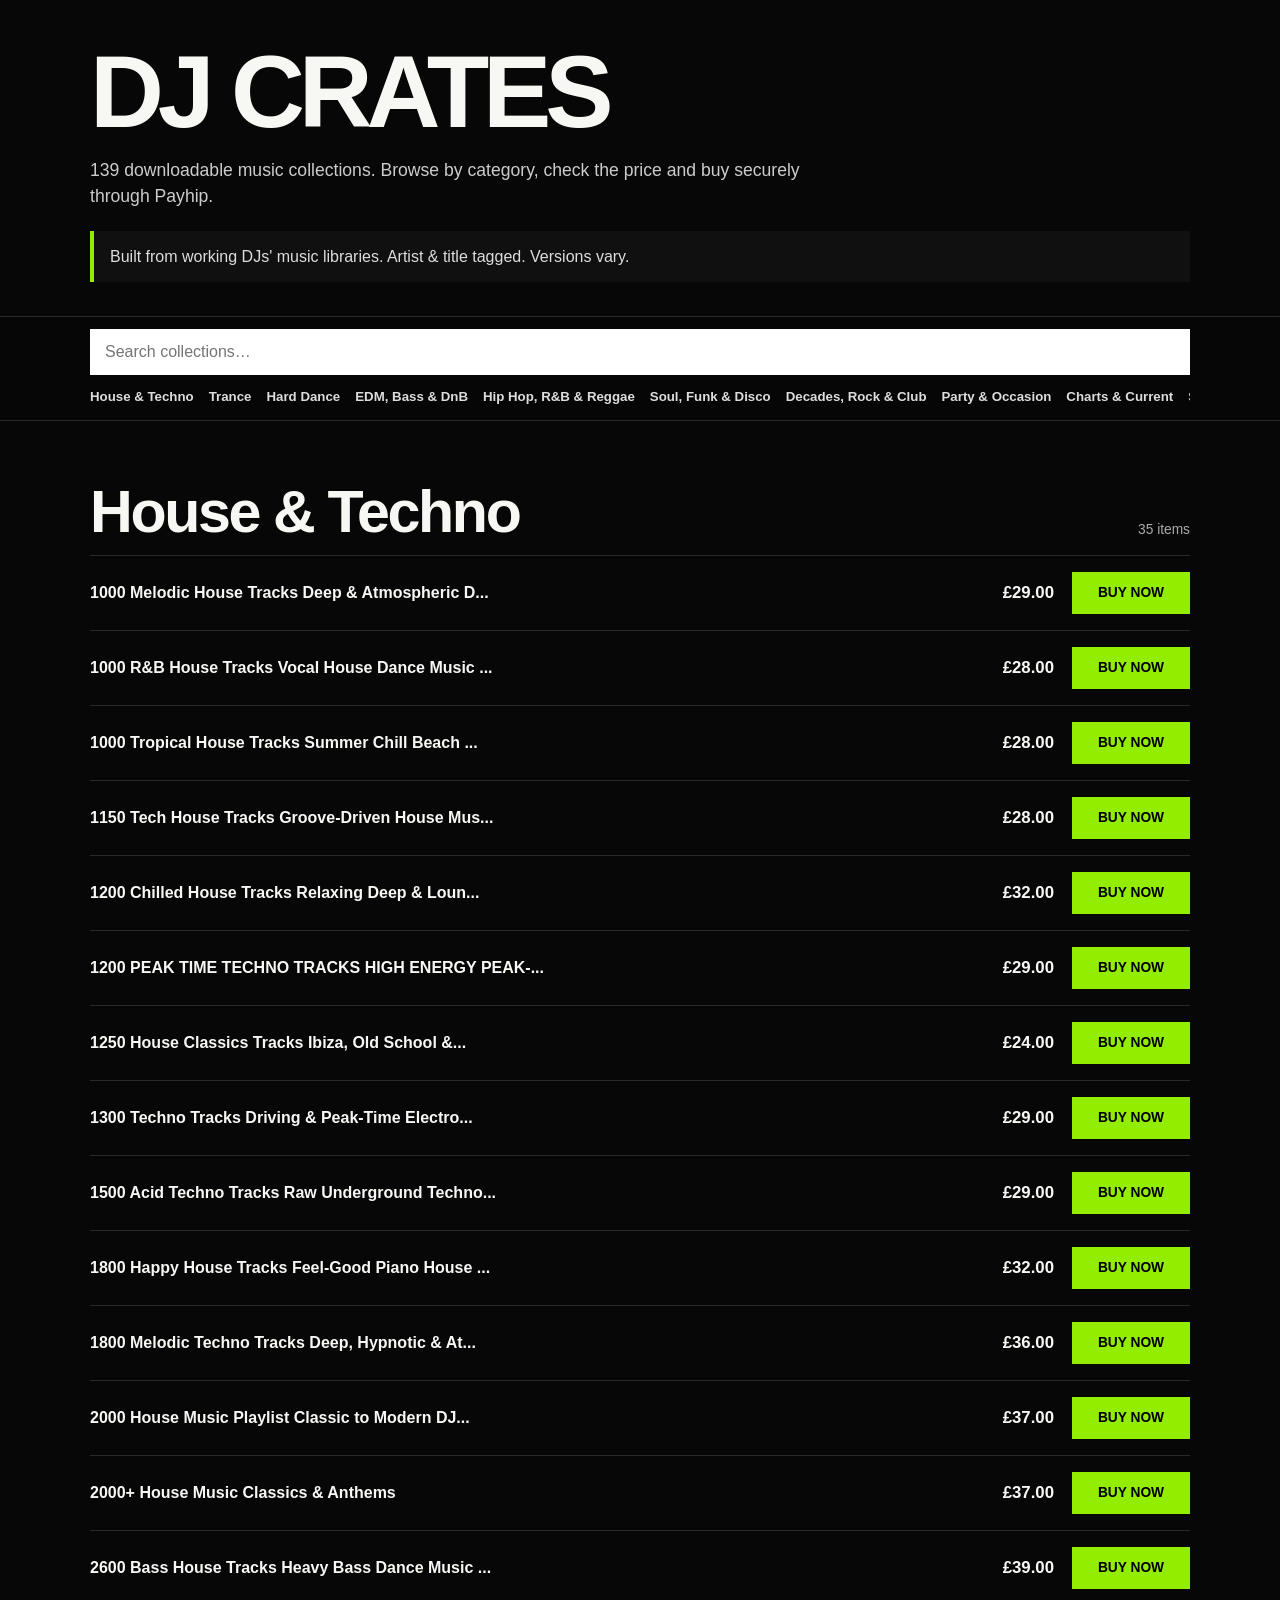
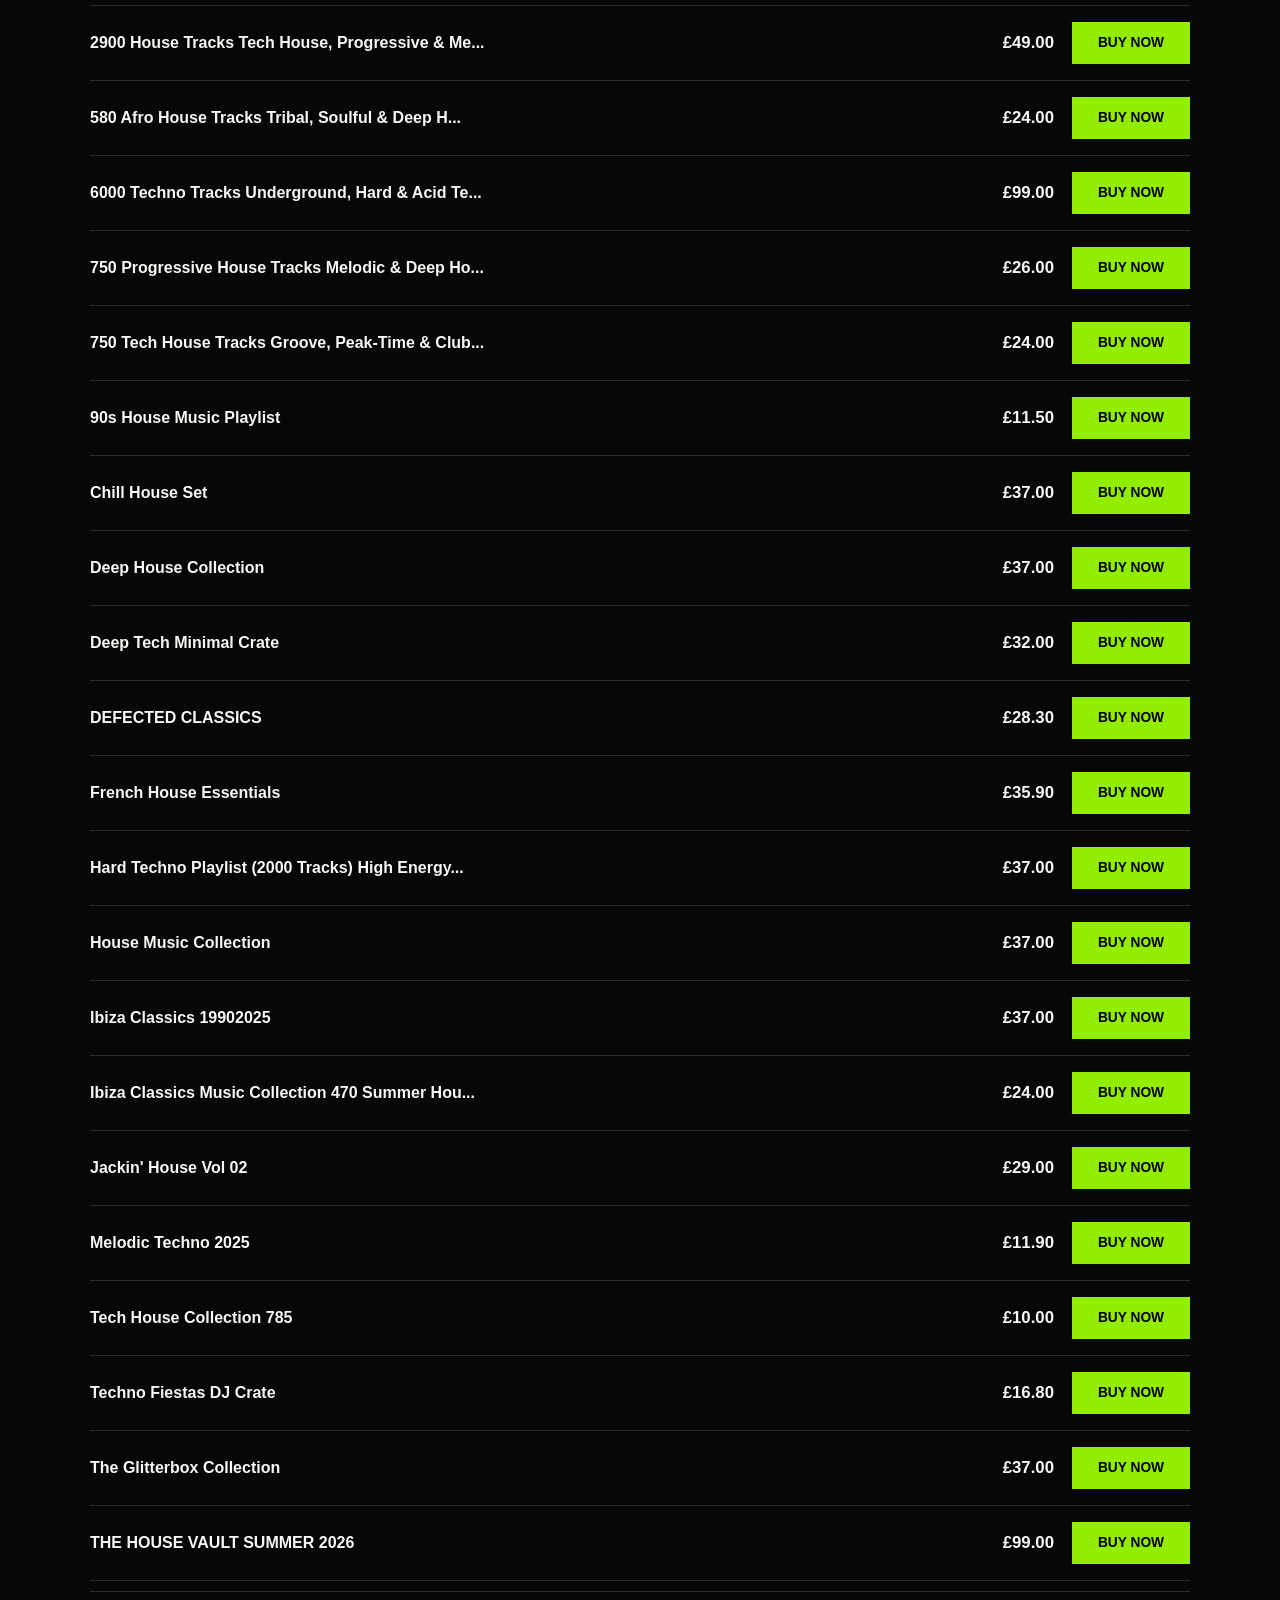
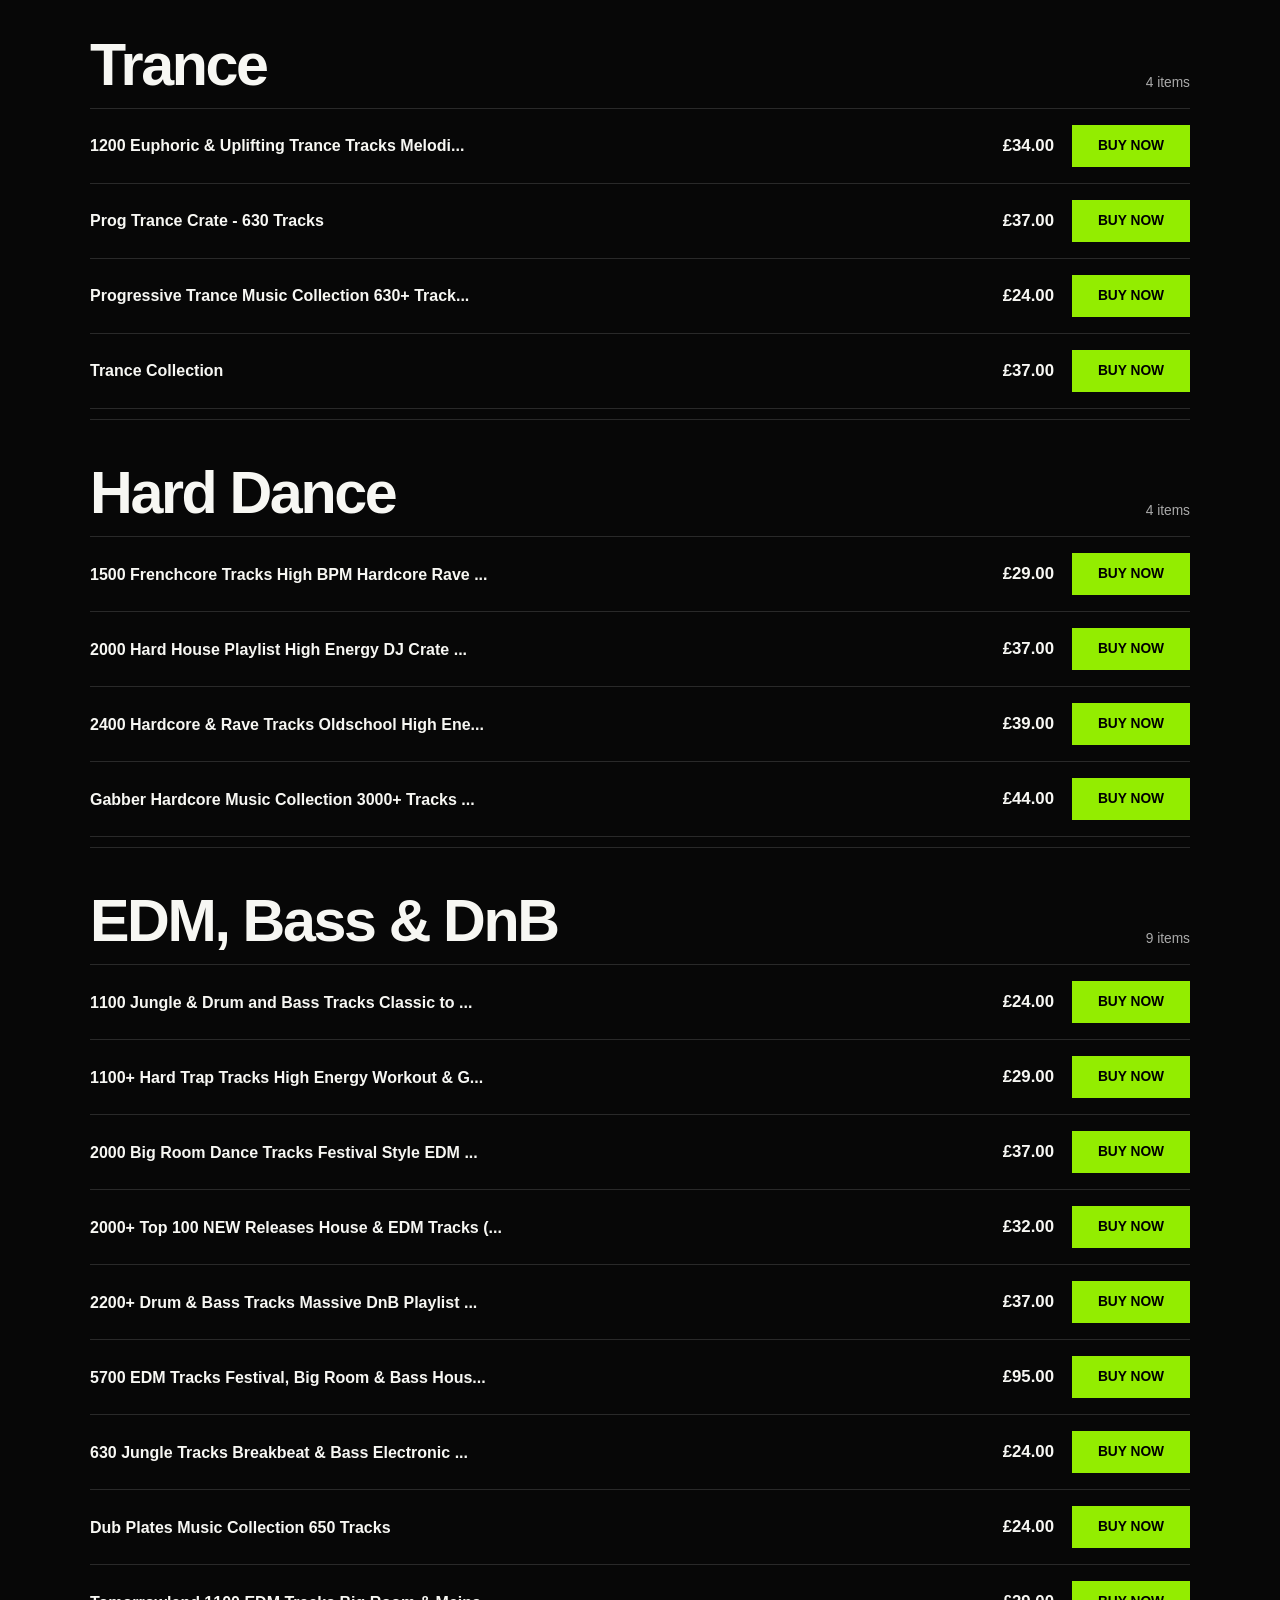
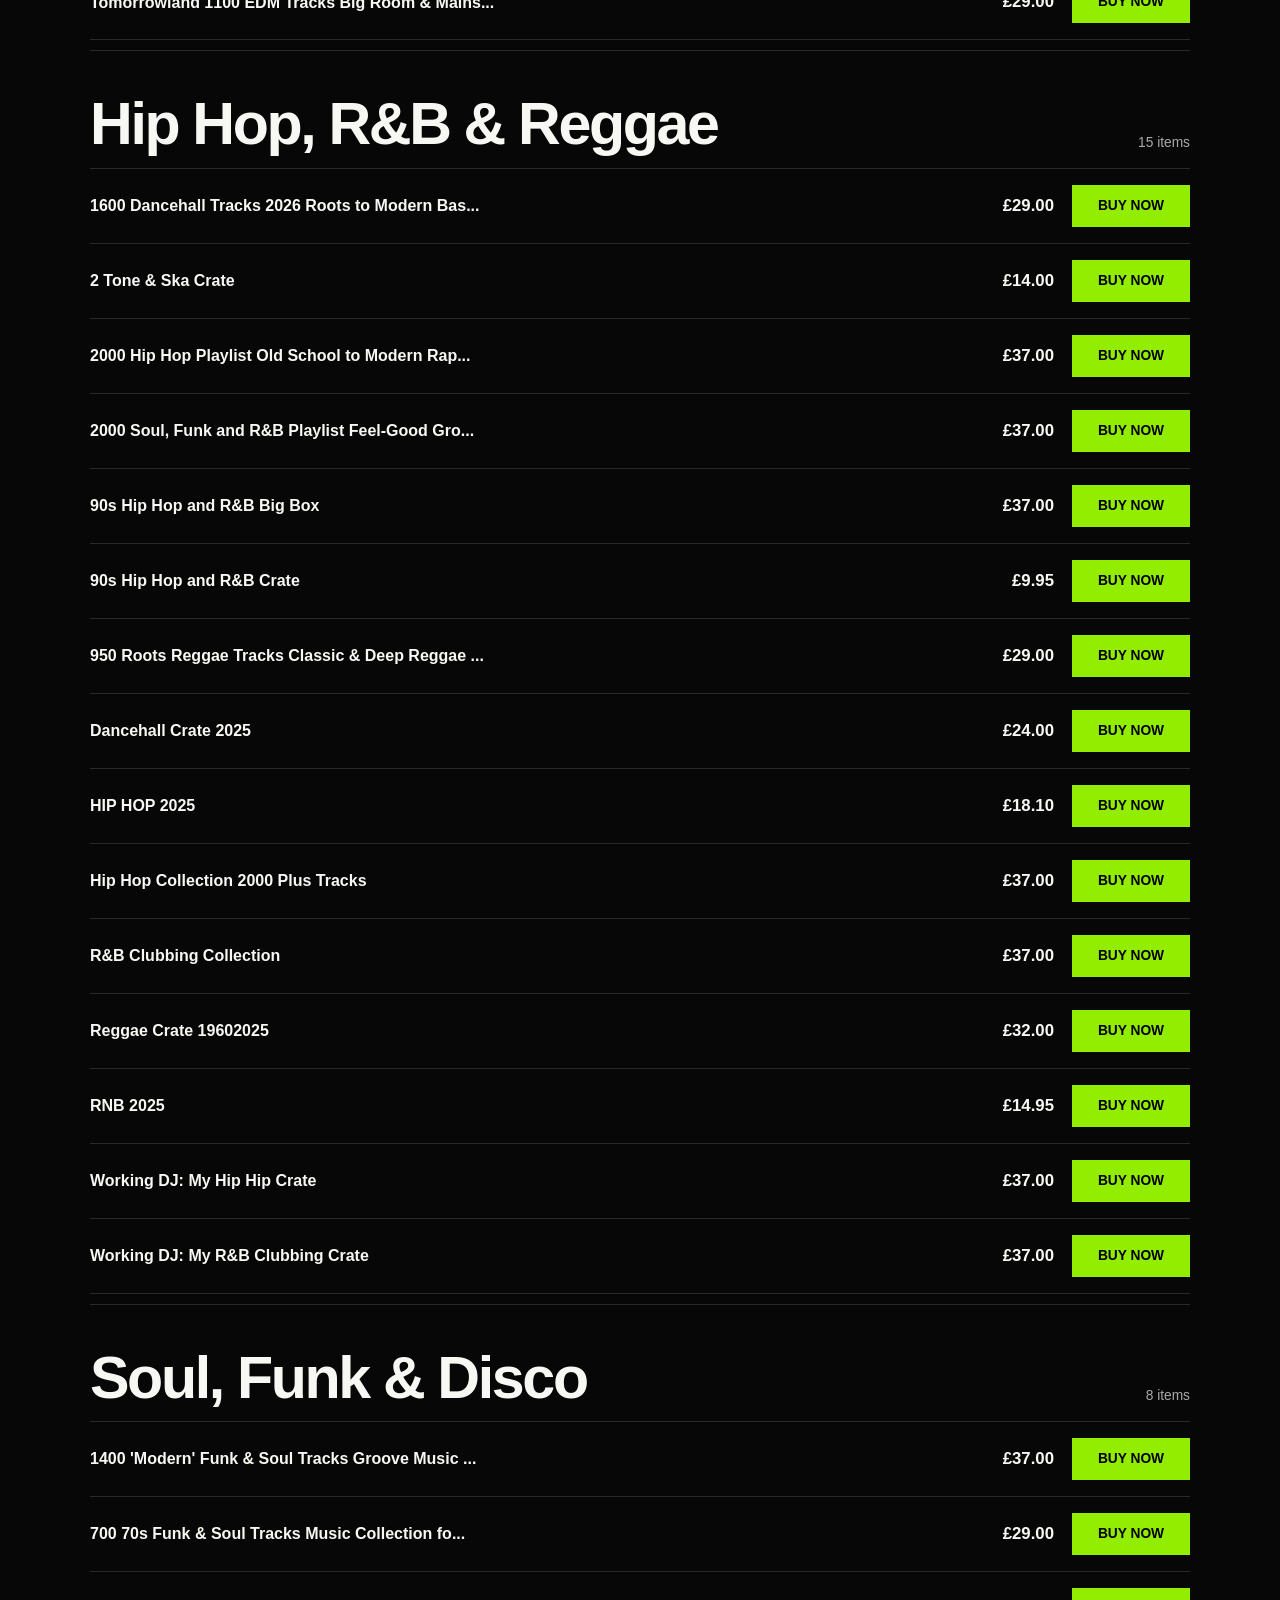
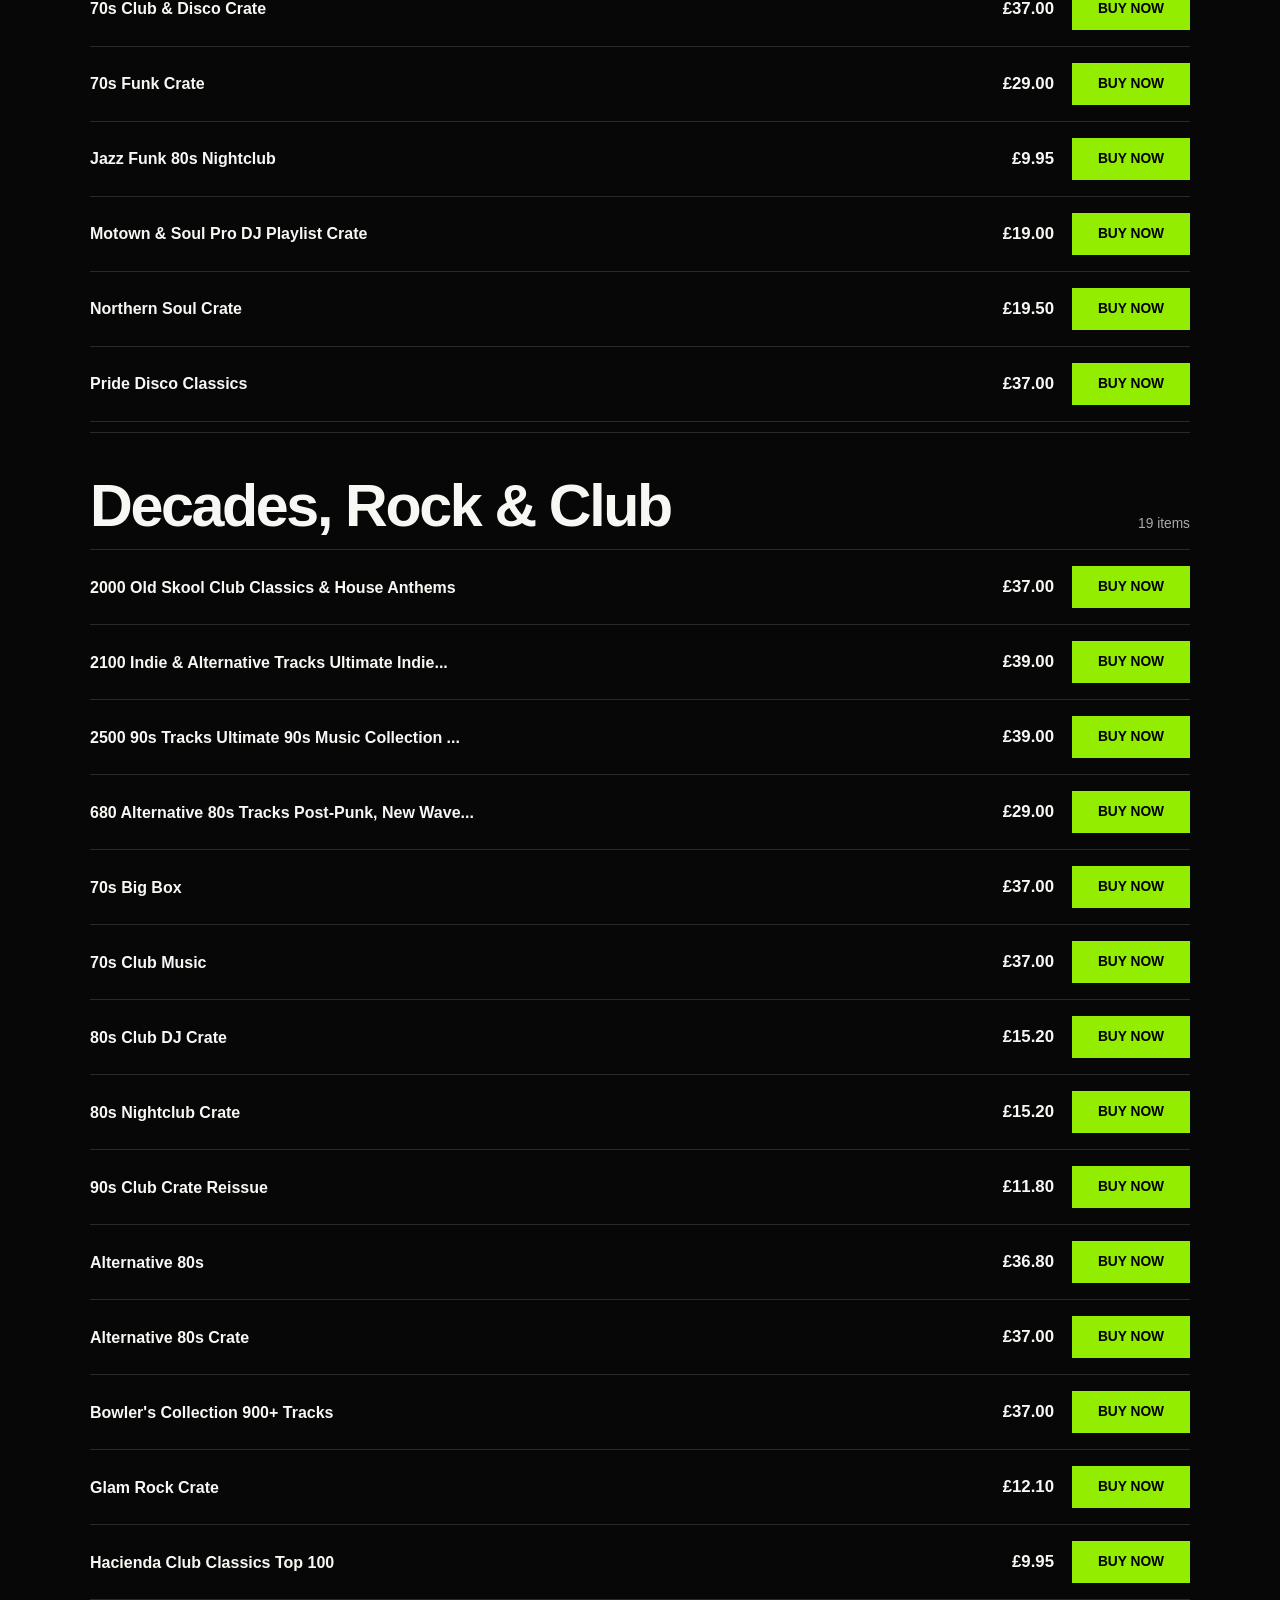
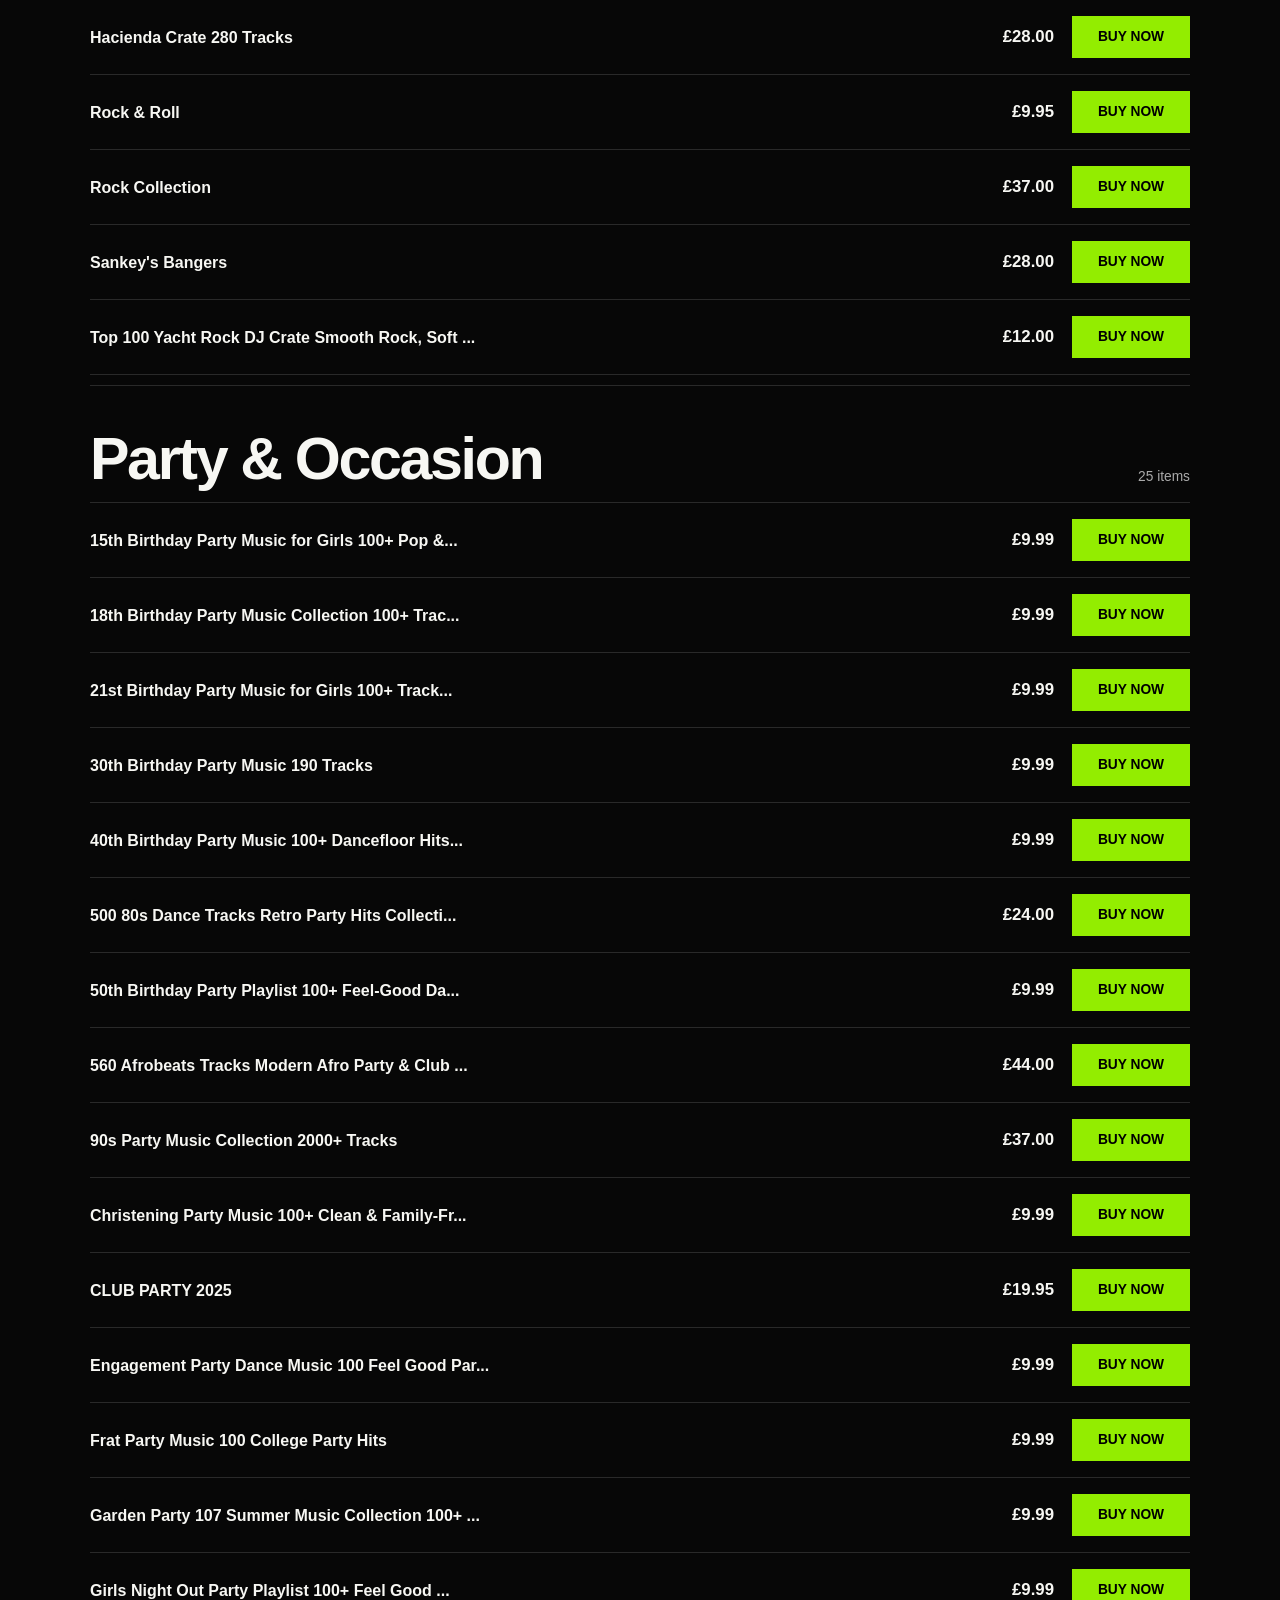
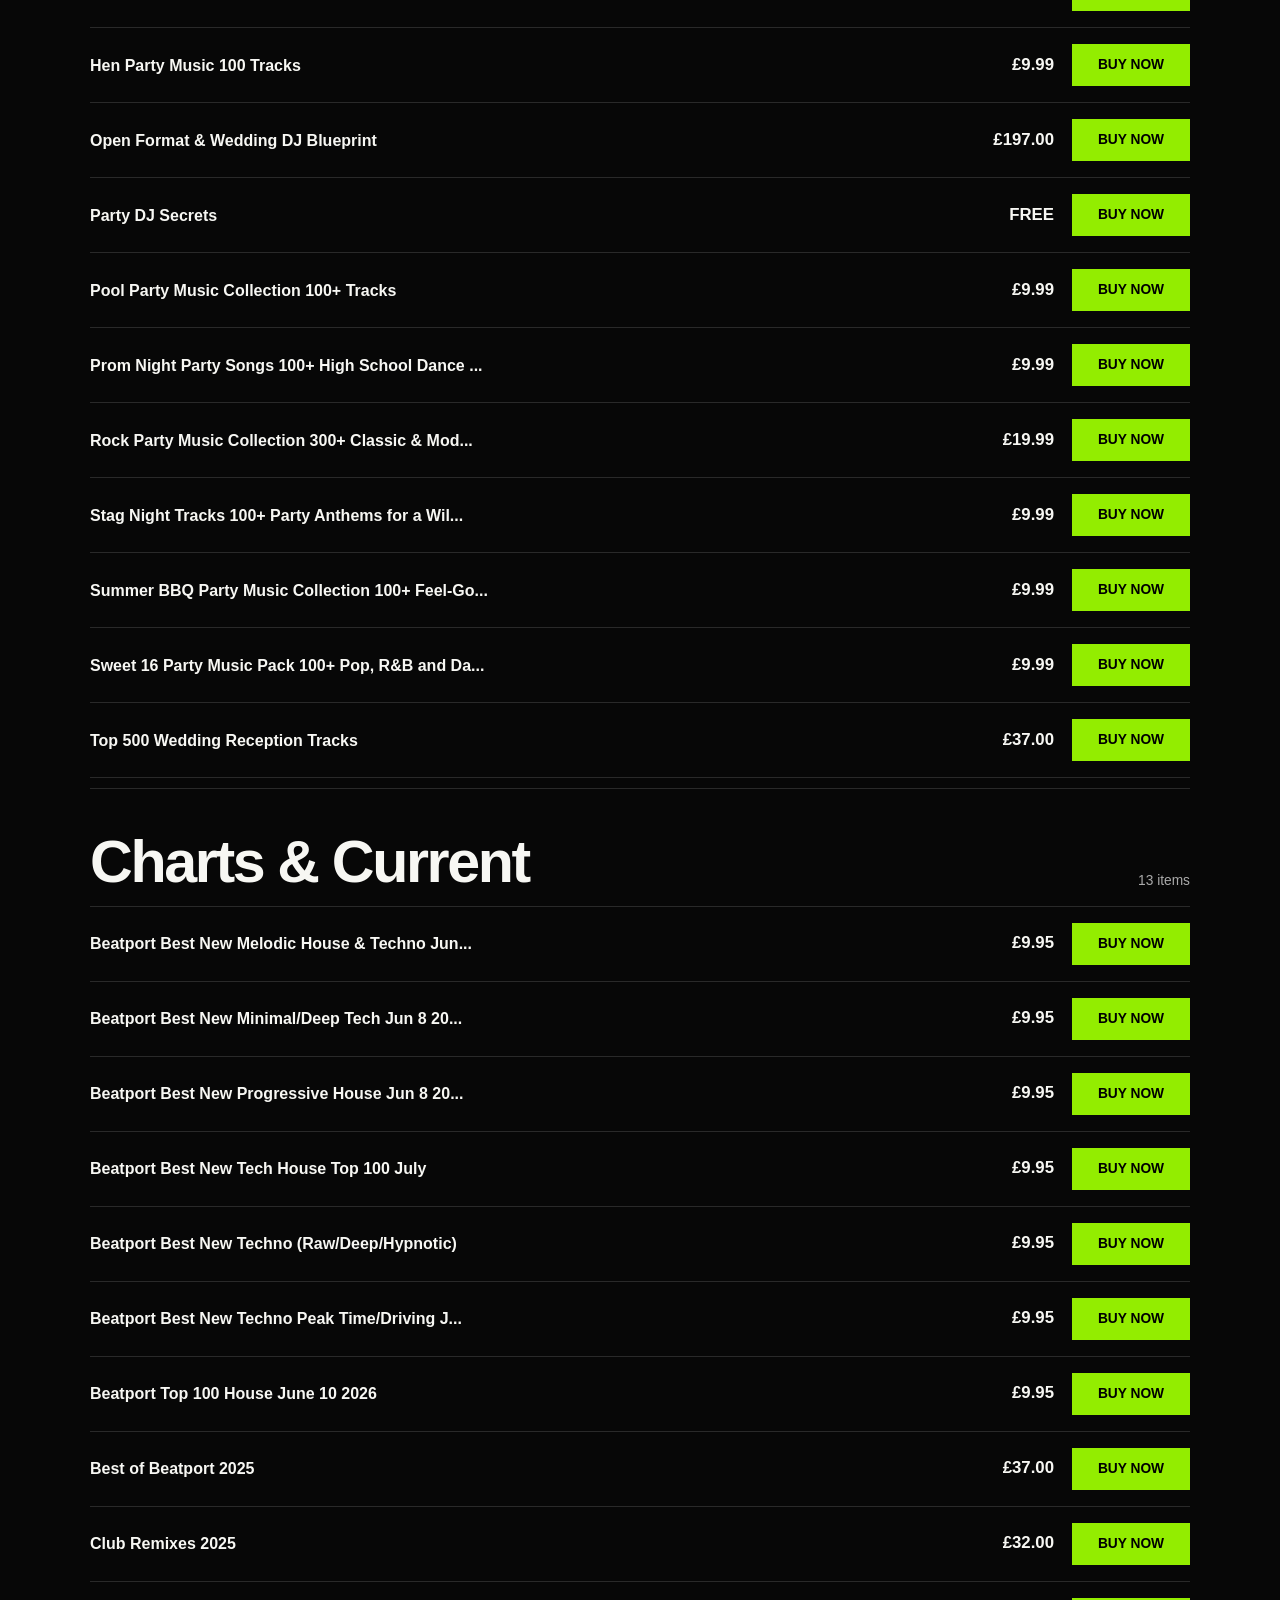
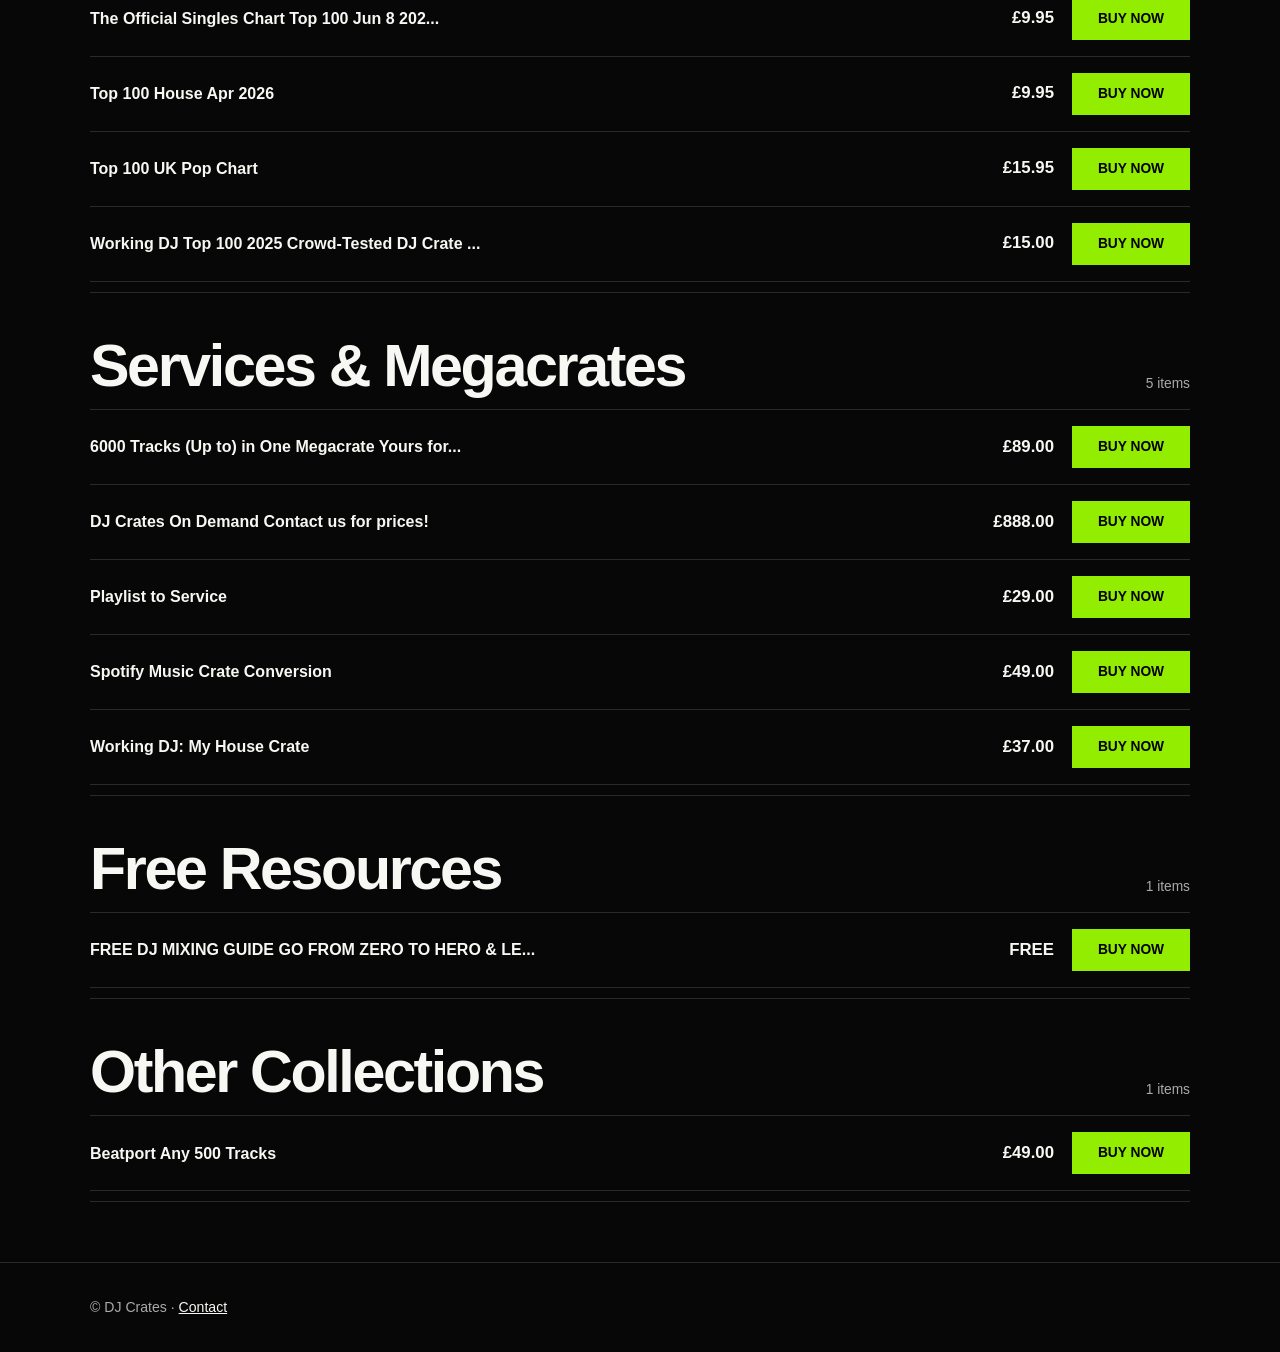
<file: index.html>
<!doctype html>
<html lang="en">
<head>
<meta charset="utf-8">
<meta name="viewport" content="width=device-width,initial-scale=1">
<title>DJ Crates | Download Music Collections</title>
<meta name="description" content="Browse 139 downloadable music collections with prices and secure Payhip checkout.">
<style>
:root{--bg:#070707;--panel:#101010;--text:#f7f7f3;--muted:#aaa;--green:#93ed00;--line:#292929;--max:1100px}
*{box-sizing:border-box}html{scroll-behavior:smooth}body{margin:0;background:var(--bg);color:var(--text);font-family:Arial,Helvetica,sans-serif;line-height:1.45}
.wrap{width:min(calc(100% - 30px),var(--max));margin:auto}
header{padding:48px 0 34px;border-bottom:1px solid var(--line)}h1{margin:0;font-size:clamp(3.2rem,8vw,6.4rem);line-height:.86;letter-spacing:-.06em}
.intro{max-width:720px;margin:22px 0 0;color:#ccc;font-size:1.1rem}.proof{margin-top:22px;padding:14px 16px;background:var(--panel);border-left:4px solid var(--green);color:#ddd}
.tools{position:sticky;top:0;z-index:20;background:rgba(7,7,7,.96);border-bottom:1px solid var(--line)}.tool-row{padding:12px 0;display:grid;grid-template-columns:minmax(220px,1fr);gap:10px}
.search{width:100%;height:46px;padding:0 15px;background:#fff;color:#111;border:0;font-size:1rem}
.genre-nav{display:flex;gap:15px;overflow-x:auto;padding:0 0 13px;white-space:nowrap}.genre-nav a{color:#ddd;text-decoration:none;font-size:.83rem;font-weight:800}.genre-nav a:hover{color:var(--green)}
main{padding:18px 0 60px}.category{padding:45px 0 10px;border-bottom:1px solid var(--line)}.section-head{display:flex;justify-content:space-between;align-items:end;gap:20px;margin-bottom:15px}
h2{margin:0;font-size:clamp(2rem,5vw,3.7rem);line-height:.95;letter-spacing:-.04em}.section-head span{color:var(--muted);font-size:.86rem}
.product-list{border-top:1px solid var(--line)}.product{display:grid;grid-template-columns:minmax(0,1fr) 100px 118px;gap:18px;align-items:center;padding:16px 0;border-bottom:1px solid var(--line)}
.product h3{margin:0;font-size:1rem;font-weight:800}.price{font-size:1.05rem;font-weight:900;text-align:right}.buy{min-height:42px;display:inline-flex;align-items:center;justify-content:center;padding:0 14px;background:var(--green);color:#000;text-decoration:none;font-weight:900;font-size:.86rem}
.buy:hover{filter:brightness(1.08)}.product.hidden{display:none}.empty{display:none;padding:40px 0;color:var(--muted)}
footer{padding:34px 0;border-top:1px solid var(--line);color:var(--muted);font-size:.88rem}footer a{color:var(--text)}
@media(max-width:620px){header{padding-top:35px}.product{grid-template-columns:minmax(0,1fr) 76px;gap:10px}.buy{grid-column:1/-1;width:100%}.price{text-align:right}}
</style>
</head>
<body>
<header>
  <div class="wrap">
    <h1>DJ CRATES</h1>
    <p class="intro">139 downloadable music collections. Browse by category, check the price and buy securely through Payhip.</p>
    <div class="proof">Built from working DJs' music libraries. Artist &amp; title tagged. Versions vary.</div>
  </div>
</header>
<div class="tools">
  <div class="wrap">
    <div class="tool-row"><input id="search" class="search" type="search" placeholder="Search collections…" aria-label="Search collections"></div>
    <nav class="genre-nav"><a href="#house-techno">House &amp; Techno</a><a href="#trance">Trance</a><a href="#hard-dance">Hard Dance</a><a href="#edm-bass-dnb">EDM, Bass &amp; DnB</a><a href="#hip-hop-r-b-reggae">Hip Hop, R&amp;B &amp; Reggae</a><a href="#soul-funk-disco">Soul, Funk &amp; Disco</a><a href="#decades-rock-club">Decades, Rock &amp; Club</a><a href="#party-occasion">Party &amp; Occasion</a><a href="#charts-current">Charts &amp; Current</a><a href="#services-megacrates">Services &amp; Megacrates</a><a href="#free-resources">Free Resources</a><a href="#other-collections">Other Collections</a></nav>
  </div>
</div>
<main class="wrap">
  <section id="house-techno" class="category">
  <div class="section-head">
    <h2>House &amp; Techno</h2>
    <span>35 items</span>
  </div>
  <div class="product-list">
    <article class="product" data-search="1000 melodic house tracks deep &amp; atmospheric d... house &amp; techno">
  <div class="product-copy">
    <h3>1000 Melodic House Tracks Deep &amp; Atmospheric D...</h3>
  </div>
  <div class="price">£29.00</div>
  <a class="buy" href="https://payhip.com/u17479031290881646827789" target="_blank" rel="noopener">BUY NOW</a>
</article><article class="product" data-search="1000 r&amp;b house tracks vocal house dance music ... house &amp; techno">
  <div class="product-copy">
    <h3>1000 R&amp;B House Tracks Vocal House Dance Music ...</h3>
  </div>
  <div class="price">£28.00</div>
  <a class="buy" href="https://payhip.com/u17479031290881646827789" target="_blank" rel="noopener">BUY NOW</a>
</article><article class="product" data-search="1000 tropical house tracks summer chill beach ... house &amp; techno">
  <div class="product-copy">
    <h3>1000 Tropical House Tracks Summer Chill Beach ...</h3>
  </div>
  <div class="price">£28.00</div>
  <a class="buy" href="https://payhip.com/u17479031290881646827789" target="_blank" rel="noopener">BUY NOW</a>
</article><article class="product" data-search="1150 tech house tracks groove-driven house mus... house &amp; techno">
  <div class="product-copy">
    <h3>1150 Tech House Tracks Groove-Driven House Mus...</h3>
  </div>
  <div class="price">£28.00</div>
  <a class="buy" href="https://payhip.com/u17479031290881646827789" target="_blank" rel="noopener">BUY NOW</a>
</article><article class="product" data-search="1200 chilled house tracks relaxing deep &amp; loun... house &amp; techno">
  <div class="product-copy">
    <h3>1200 Chilled House Tracks Relaxing Deep &amp; Loun...</h3>
  </div>
  <div class="price">£32.00</div>
  <a class="buy" href="https://payhip.com/u17479031290881646827789" target="_blank" rel="noopener">BUY NOW</a>
</article><article class="product" data-search="1200 peak time techno tracks high energy peak-... house &amp; techno">
  <div class="product-copy">
    <h3>1200 PEAK TIME TECHNO TRACKS HIGH ENERGY PEAK-...</h3>
  </div>
  <div class="price">£29.00</div>
  <a class="buy" href="https://payhip.com/u17479031290881646827789" target="_blank" rel="noopener">BUY NOW</a>
</article><article class="product" data-search="1250 house classics tracks ibiza, old school &amp;... house &amp; techno">
  <div class="product-copy">
    <h3>1250 House Classics Tracks Ibiza, Old School &amp;...</h3>
  </div>
  <div class="price">£24.00</div>
  <a class="buy" href="https://payhip.com/u17479031290881646827789" target="_blank" rel="noopener">BUY NOW</a>
</article><article class="product" data-search="1300 techno tracks driving &amp; peak-time electro... house &amp; techno">
  <div class="product-copy">
    <h3>1300 Techno Tracks Driving &amp; Peak-Time Electro...</h3>
  </div>
  <div class="price">£29.00</div>
  <a class="buy" href="https://payhip.com/u17479031290881646827789" target="_blank" rel="noopener">BUY NOW</a>
</article><article class="product" data-search="1500 acid techno tracks raw underground techno... house &amp; techno">
  <div class="product-copy">
    <h3>1500 Acid Techno Tracks Raw Underground Techno...</h3>
  </div>
  <div class="price">£29.00</div>
  <a class="buy" href="https://payhip.com/u17479031290881646827789" target="_blank" rel="noopener">BUY NOW</a>
</article><article class="product" data-search="1800 happy house tracks feel-good piano house ... house &amp; techno">
  <div class="product-copy">
    <h3>1800 Happy House Tracks Feel-Good Piano House ...</h3>
  </div>
  <div class="price">£32.00</div>
  <a class="buy" href="https://payhip.com/u17479031290881646827789" target="_blank" rel="noopener">BUY NOW</a>
</article><article class="product" data-search="1800 melodic techno tracks deep, hypnotic &amp; at... house &amp; techno">
  <div class="product-copy">
    <h3>1800 Melodic Techno Tracks Deep, Hypnotic &amp; At...</h3>
  </div>
  <div class="price">£36.00</div>
  <a class="buy" href="https://payhip.com/u17479031290881646827789" target="_blank" rel="noopener">BUY NOW</a>
</article><article class="product" data-search="2000 house music playlist classic to modern dj... house &amp; techno">
  <div class="product-copy">
    <h3>2000 House Music Playlist Classic to Modern DJ...</h3>
  </div>
  <div class="price">£37.00</div>
  <a class="buy" href="https://payhip.com/u17479031290881646827789" target="_blank" rel="noopener">BUY NOW</a>
</article><article class="product" data-search="2000+ house music classics &amp; anthems house &amp; techno">
  <div class="product-copy">
    <h3>2000+ House Music Classics &amp; Anthems</h3>
  </div>
  <div class="price">£37.00</div>
  <a class="buy" href="https://payhip.com/u17479031290881646827789" target="_blank" rel="noopener">BUY NOW</a>
</article><article class="product" data-search="2600 bass house tracks heavy bass dance music ... house &amp; techno">
  <div class="product-copy">
    <h3>2600 Bass House Tracks Heavy Bass Dance Music ...</h3>
  </div>
  <div class="price">£39.00</div>
  <a class="buy" href="https://payhip.com/u17479031290881646827789" target="_blank" rel="noopener">BUY NOW</a>
</article><article class="product" data-search="2900 house tracks tech house, progressive &amp; me... house &amp; techno">
  <div class="product-copy">
    <h3>2900 House Tracks Tech House, Progressive &amp; Me...</h3>
  </div>
  <div class="price">£49.00</div>
  <a class="buy" href="https://payhip.com/u17479031290881646827789" target="_blank" rel="noopener">BUY NOW</a>
</article><article class="product" data-search="580 afro house tracks tribal, soulful &amp; deep h... house &amp; techno">
  <div class="product-copy">
    <h3>580 Afro House Tracks Tribal, Soulful &amp; Deep H...</h3>
  </div>
  <div class="price">£24.00</div>
  <a class="buy" href="https://payhip.com/u17479031290881646827789" target="_blank" rel="noopener">BUY NOW</a>
</article><article class="product" data-search="6000 techno tracks underground, hard &amp; acid te... house &amp; techno">
  <div class="product-copy">
    <h3>6000 Techno Tracks Underground, Hard &amp; Acid Te...</h3>
  </div>
  <div class="price">£99.00</div>
  <a class="buy" href="https://payhip.com/u17479031290881646827789" target="_blank" rel="noopener">BUY NOW</a>
</article><article class="product" data-search="750 progressive house tracks melodic &amp; deep ho... house &amp; techno">
  <div class="product-copy">
    <h3>750 Progressive House Tracks Melodic &amp; Deep Ho...</h3>
  </div>
  <div class="price">£26.00</div>
  <a class="buy" href="https://payhip.com/u17479031290881646827789" target="_blank" rel="noopener">BUY NOW</a>
</article><article class="product" data-search="750 tech house tracks groove, peak-time &amp; club... house &amp; techno">
  <div class="product-copy">
    <h3>750 Tech House Tracks Groove, Peak-Time &amp; Club...</h3>
  </div>
  <div class="price">£24.00</div>
  <a class="buy" href="https://payhip.com/u17479031290881646827789" target="_blank" rel="noopener">BUY NOW</a>
</article><article class="product" data-search="90s house music playlist house &amp; techno">
  <div class="product-copy">
    <h3>90s House Music Playlist</h3>
  </div>
  <div class="price">£11.50</div>
  <a class="buy" href="https://payhip.com/u17479031290881646827789" target="_blank" rel="noopener">BUY NOW</a>
</article><article class="product" data-search="chill house set house &amp; techno">
  <div class="product-copy">
    <h3>Chill House Set</h3>
  </div>
  <div class="price">£37.00</div>
  <a class="buy" href="https://payhip.com/u17479031290881646827789" target="_blank" rel="noopener">BUY NOW</a>
</article><article class="product" data-search="deep house collection house &amp; techno">
  <div class="product-copy">
    <h3>Deep House Collection</h3>
  </div>
  <div class="price">£37.00</div>
  <a class="buy" href="https://payhip.com/u17479031290881646827789" target="_blank" rel="noopener">BUY NOW</a>
</article><article class="product" data-search="deep tech minimal crate house &amp; techno">
  <div class="product-copy">
    <h3>Deep Tech Minimal Crate</h3>
  </div>
  <div class="price">£32.00</div>
  <a class="buy" href="https://payhip.com/u17479031290881646827789" target="_blank" rel="noopener">BUY NOW</a>
</article><article class="product" data-search="defected classics house &amp; techno">
  <div class="product-copy">
    <h3>DEFECTED CLASSICS</h3>
  </div>
  <div class="price">£28.30</div>
  <a class="buy" href="https://payhip.com/u17479031290881646827789" target="_blank" rel="noopener">BUY NOW</a>
</article><article class="product" data-search="french house essentials house &amp; techno">
  <div class="product-copy">
    <h3>French House Essentials</h3>
  </div>
  <div class="price">£35.90</div>
  <a class="buy" href="https://payhip.com/u17479031290881646827789" target="_blank" rel="noopener">BUY NOW</a>
</article><article class="product" data-search="hard techno playlist (2000 tracks) high energy... house &amp; techno">
  <div class="product-copy">
    <h3>Hard Techno Playlist (2000 Tracks) High Energy...</h3>
  </div>
  <div class="price">£37.00</div>
  <a class="buy" href="https://payhip.com/u17479031290881646827789" target="_blank" rel="noopener">BUY NOW</a>
</article><article class="product" data-search="house music collection house &amp; techno">
  <div class="product-copy">
    <h3>House Music Collection</h3>
  </div>
  <div class="price">£37.00</div>
  <a class="buy" href="https://payhip.com/u17479031290881646827789" target="_blank" rel="noopener">BUY NOW</a>
</article><article class="product" data-search="ibiza classics 19902025 house &amp; techno">
  <div class="product-copy">
    <h3>Ibiza Classics 19902025</h3>
  </div>
  <div class="price">£37.00</div>
  <a class="buy" href="https://payhip.com/u17479031290881646827789" target="_blank" rel="noopener">BUY NOW</a>
</article><article class="product" data-search="ibiza classics music collection 470 summer hou... house &amp; techno">
  <div class="product-copy">
    <h3>Ibiza Classics Music Collection 470 Summer Hou...</h3>
  </div>
  <div class="price">£24.00</div>
  <a class="buy" href="https://payhip.com/u17479031290881646827789" target="_blank" rel="noopener">BUY NOW</a>
</article><article class="product" data-search="jackin&#x27; house vol 02 house &amp; techno">
  <div class="product-copy">
    <h3>Jackin&#x27; House Vol 02</h3>
  </div>
  <div class="price">£29.00</div>
  <a class="buy" href="https://payhip.com/u17479031290881646827789" target="_blank" rel="noopener">BUY NOW</a>
</article><article class="product" data-search="melodic techno 2025 house &amp; techno">
  <div class="product-copy">
    <h3>Melodic Techno 2025</h3>
  </div>
  <div class="price">£11.90</div>
  <a class="buy" href="https://payhip.com/u17479031290881646827789" target="_blank" rel="noopener">BUY NOW</a>
</article><article class="product" data-search="tech house collection 785 house &amp; techno">
  <div class="product-copy">
    <h3>Tech House Collection 785</h3>
  </div>
  <div class="price">£10.00</div>
  <a class="buy" href="https://payhip.com/u17479031290881646827789" target="_blank" rel="noopener">BUY NOW</a>
</article><article class="product" data-search="techno fiestas dj crate house &amp; techno">
  <div class="product-copy">
    <h3>Techno Fiestas DJ Crate</h3>
  </div>
  <div class="price">£16.80</div>
  <a class="buy" href="https://payhip.com/u17479031290881646827789" target="_blank" rel="noopener">BUY NOW</a>
</article><article class="product" data-search="the glitterbox collection house &amp; techno">
  <div class="product-copy">
    <h3>The Glitterbox Collection</h3>
  </div>
  <div class="price">£37.00</div>
  <a class="buy" href="https://payhip.com/u17479031290881646827789" target="_blank" rel="noopener">BUY NOW</a>
</article><article class="product" data-search="the house vault summer 2026 house &amp; techno">
  <div class="product-copy">
    <h3>THE HOUSE VAULT SUMMER 2026</h3>
  </div>
  <div class="price">£99.00</div>
  <a class="buy" href="https://payhip.com/u17479031290881646827789" target="_blank" rel="noopener">BUY NOW</a>
</article>
  </div>
</section><section id="trance" class="category">
  <div class="section-head">
    <h2>Trance</h2>
    <span>4 items</span>
  </div>
  <div class="product-list">
    <article class="product" data-search="1200 euphoric &amp; uplifting trance tracks melodi... trance">
  <div class="product-copy">
    <h3>1200 Euphoric &amp; Uplifting Trance Tracks Melodi...</h3>
  </div>
  <div class="price">£34.00</div>
  <a class="buy" href="https://payhip.com/u17479031290881646827789" target="_blank" rel="noopener">BUY NOW</a>
</article><article class="product" data-search="prog trance crate - 630 tracks trance">
  <div class="product-copy">
    <h3>Prog Trance Crate - 630 Tracks</h3>
  </div>
  <div class="price">£37.00</div>
  <a class="buy" href="https://payhip.com/u17479031290881646827789" target="_blank" rel="noopener">BUY NOW</a>
</article><article class="product" data-search="progressive trance music collection 630+ track... trance">
  <div class="product-copy">
    <h3>Progressive Trance Music Collection 630+ Track...</h3>
  </div>
  <div class="price">£24.00</div>
  <a class="buy" href="https://payhip.com/u17479031290881646827789" target="_blank" rel="noopener">BUY NOW</a>
</article><article class="product" data-search="trance collection trance">
  <div class="product-copy">
    <h3>Trance Collection</h3>
  </div>
  <div class="price">£37.00</div>
  <a class="buy" href="https://payhip.com/u17479031290881646827789" target="_blank" rel="noopener">BUY NOW</a>
</article>
  </div>
</section><section id="hard-dance" class="category">
  <div class="section-head">
    <h2>Hard Dance</h2>
    <span>4 items</span>
  </div>
  <div class="product-list">
    <article class="product" data-search="1500 frenchcore tracks high bpm hardcore rave ... hard dance">
  <div class="product-copy">
    <h3>1500 Frenchcore Tracks High BPM Hardcore Rave ...</h3>
  </div>
  <div class="price">£29.00</div>
  <a class="buy" href="https://payhip.com/u17479031290881646827789" target="_blank" rel="noopener">BUY NOW</a>
</article><article class="product" data-search="2000 hard house playlist high energy dj crate ... hard dance">
  <div class="product-copy">
    <h3>2000 Hard House Playlist High Energy DJ Crate ...</h3>
  </div>
  <div class="price">£37.00</div>
  <a class="buy" href="https://payhip.com/u17479031290881646827789" target="_blank" rel="noopener">BUY NOW</a>
</article><article class="product" data-search="2400 hardcore &amp; rave tracks oldschool high ene... hard dance">
  <div class="product-copy">
    <h3>2400 Hardcore &amp; Rave Tracks Oldschool High Ene...</h3>
  </div>
  <div class="price">£39.00</div>
  <a class="buy" href="https://payhip.com/u17479031290881646827789" target="_blank" rel="noopener">BUY NOW</a>
</article><article class="product" data-search="gabber hardcore music collection 3000+ tracks ... hard dance">
  <div class="product-copy">
    <h3>Gabber Hardcore Music Collection 3000+ Tracks ...</h3>
  </div>
  <div class="price">£44.00</div>
  <a class="buy" href="https://payhip.com/u17479031290881646827789" target="_blank" rel="noopener">BUY NOW</a>
</article>
  </div>
</section><section id="edm-bass-dnb" class="category">
  <div class="section-head">
    <h2>EDM, Bass &amp; DnB</h2>
    <span>9 items</span>
  </div>
  <div class="product-list">
    <article class="product" data-search="1100 jungle &amp; drum and bass tracks classic to ... edm, bass &amp; dnb">
  <div class="product-copy">
    <h3>1100 Jungle &amp; Drum and Bass Tracks Classic to ...</h3>
  </div>
  <div class="price">£24.00</div>
  <a class="buy" href="https://payhip.com/u17479031290881646827789" target="_blank" rel="noopener">BUY NOW</a>
</article><article class="product" data-search="1100+ hard trap tracks high energy workout &amp; g... edm, bass &amp; dnb">
  <div class="product-copy">
    <h3>1100+ Hard Trap Tracks High Energy Workout &amp; G...</h3>
  </div>
  <div class="price">£29.00</div>
  <a class="buy" href="https://payhip.com/u17479031290881646827789" target="_blank" rel="noopener">BUY NOW</a>
</article><article class="product" data-search="2000 big room dance tracks festival style edm ... edm, bass &amp; dnb">
  <div class="product-copy">
    <h3>2000 Big Room Dance Tracks Festival Style EDM ...</h3>
  </div>
  <div class="price">£37.00</div>
  <a class="buy" href="https://payhip.com/u17479031290881646827789" target="_blank" rel="noopener">BUY NOW</a>
</article><article class="product" data-search="2000+ top 100 new releases house &amp; edm tracks (... edm, bass &amp; dnb">
  <div class="product-copy">
    <h3>2000+ Top 100 NEW Releases House &amp; EDM Tracks (...</h3>
  </div>
  <div class="price">£32.00</div>
  <a class="buy" href="https://payhip.com/u17479031290881646827789" target="_blank" rel="noopener">BUY NOW</a>
</article><article class="product" data-search="2200+ drum &amp; bass tracks massive dnb playlist ... edm, bass &amp; dnb">
  <div class="product-copy">
    <h3>2200+ Drum &amp; Bass Tracks Massive DnB Playlist ...</h3>
  </div>
  <div class="price">£37.00</div>
  <a class="buy" href="https://payhip.com/u17479031290881646827789" target="_blank" rel="noopener">BUY NOW</a>
</article><article class="product" data-search="5700 edm tracks festival, big room &amp; bass hous... edm, bass &amp; dnb">
  <div class="product-copy">
    <h3>5700 EDM Tracks Festival, Big Room &amp; Bass Hous...</h3>
  </div>
  <div class="price">£95.00</div>
  <a class="buy" href="https://payhip.com/u17479031290881646827789" target="_blank" rel="noopener">BUY NOW</a>
</article><article class="product" data-search="630 jungle tracks breakbeat &amp; bass electronic ... edm, bass &amp; dnb">
  <div class="product-copy">
    <h3>630 Jungle Tracks Breakbeat &amp; Bass Electronic ...</h3>
  </div>
  <div class="price">£24.00</div>
  <a class="buy" href="https://payhip.com/u17479031290881646827789" target="_blank" rel="noopener">BUY NOW</a>
</article><article class="product" data-search="dub plates music collection 650 tracks edm, bass &amp; dnb">
  <div class="product-copy">
    <h3>Dub Plates Music Collection 650 Tracks</h3>
  </div>
  <div class="price">£24.00</div>
  <a class="buy" href="https://payhip.com/u17479031290881646827789" target="_blank" rel="noopener">BUY NOW</a>
</article><article class="product" data-search="tomorrowland 1100 edm tracks big room &amp; mains... edm, bass &amp; dnb">
  <div class="product-copy">
    <h3>Tomorrowland 1100 EDM Tracks Big Room &amp; Mains...</h3>
  </div>
  <div class="price">£29.00</div>
  <a class="buy" href="https://payhip.com/u17479031290881646827789" target="_blank" rel="noopener">BUY NOW</a>
</article>
  </div>
</section><section id="hip-hop-r-b-reggae" class="category">
  <div class="section-head">
    <h2>Hip Hop, R&amp;B &amp; Reggae</h2>
    <span>15 items</span>
  </div>
  <div class="product-list">
    <article class="product" data-search="1600 dancehall tracks 2026 roots to modern bas... hip hop, r&amp;b &amp; reggae">
  <div class="product-copy">
    <h3>1600 Dancehall Tracks 2026 Roots to Modern Bas...</h3>
  </div>
  <div class="price">£29.00</div>
  <a class="buy" href="https://payhip.com/u17479031290881646827789" target="_blank" rel="noopener">BUY NOW</a>
</article><article class="product" data-search="2 tone &amp; ska crate hip hop, r&amp;b &amp; reggae">
  <div class="product-copy">
    <h3>2 Tone &amp; Ska Crate</h3>
  </div>
  <div class="price">£14.00</div>
  <a class="buy" href="https://payhip.com/u17479031290881646827789" target="_blank" rel="noopener">BUY NOW</a>
</article><article class="product" data-search="2000 hip hop playlist old school to modern rap... hip hop, r&amp;b &amp; reggae">
  <div class="product-copy">
    <h3>2000 Hip Hop Playlist Old School to Modern Rap...</h3>
  </div>
  <div class="price">£37.00</div>
  <a class="buy" href="https://payhip.com/u17479031290881646827789" target="_blank" rel="noopener">BUY NOW</a>
</article><article class="product" data-search="2000 soul, funk and r&amp;b playlist feel-good gro... hip hop, r&amp;b &amp; reggae">
  <div class="product-copy">
    <h3>2000 Soul, Funk and R&amp;B Playlist Feel-Good Gro...</h3>
  </div>
  <div class="price">£37.00</div>
  <a class="buy" href="https://payhip.com/u17479031290881646827789" target="_blank" rel="noopener">BUY NOW</a>
</article><article class="product" data-search="90s hip hop and r&amp;b big box hip hop, r&amp;b &amp; reggae">
  <div class="product-copy">
    <h3>90s Hip Hop and R&amp;B Big Box</h3>
  </div>
  <div class="price">£37.00</div>
  <a class="buy" href="https://payhip.com/u17479031290881646827789" target="_blank" rel="noopener">BUY NOW</a>
</article><article class="product" data-search="90s hip hop and r&amp;b crate hip hop, r&amp;b &amp; reggae">
  <div class="product-copy">
    <h3>90s Hip Hop and R&amp;B Crate</h3>
  </div>
  <div class="price">£9.95</div>
  <a class="buy" href="https://payhip.com/u17479031290881646827789" target="_blank" rel="noopener">BUY NOW</a>
</article><article class="product" data-search="950 roots reggae tracks classic &amp; deep reggae ... hip hop, r&amp;b &amp; reggae">
  <div class="product-copy">
    <h3>950 Roots Reggae Tracks Classic &amp; Deep Reggae ...</h3>
  </div>
  <div class="price">£29.00</div>
  <a class="buy" href="https://payhip.com/u17479031290881646827789" target="_blank" rel="noopener">BUY NOW</a>
</article><article class="product" data-search="dancehall crate 2025 hip hop, r&amp;b &amp; reggae">
  <div class="product-copy">
    <h3>Dancehall Crate 2025</h3>
  </div>
  <div class="price">£24.00</div>
  <a class="buy" href="https://payhip.com/u17479031290881646827789" target="_blank" rel="noopener">BUY NOW</a>
</article><article class="product" data-search="hip hop 2025 hip hop, r&amp;b &amp; reggae">
  <div class="product-copy">
    <h3>HIP HOP 2025</h3>
  </div>
  <div class="price">£18.10</div>
  <a class="buy" href="https://payhip.com/u17479031290881646827789" target="_blank" rel="noopener">BUY NOW</a>
</article><article class="product" data-search="hip hop collection 2000 plus tracks hip hop, r&amp;b &amp; reggae">
  <div class="product-copy">
    <h3>Hip Hop Collection 2000 Plus Tracks</h3>
  </div>
  <div class="price">£37.00</div>
  <a class="buy" href="https://payhip.com/u17479031290881646827789" target="_blank" rel="noopener">BUY NOW</a>
</article><article class="product" data-search="r&amp;b clubbing collection hip hop, r&amp;b &amp; reggae">
  <div class="product-copy">
    <h3>R&amp;B Clubbing Collection</h3>
  </div>
  <div class="price">£37.00</div>
  <a class="buy" href="https://payhip.com/u17479031290881646827789" target="_blank" rel="noopener">BUY NOW</a>
</article><article class="product" data-search="reggae crate 19602025 hip hop, r&amp;b &amp; reggae">
  <div class="product-copy">
    <h3>Reggae Crate 19602025</h3>
  </div>
  <div class="price">£32.00</div>
  <a class="buy" href="https://payhip.com/u17479031290881646827789" target="_blank" rel="noopener">BUY NOW</a>
</article><article class="product" data-search="rnb 2025 hip hop, r&amp;b &amp; reggae">
  <div class="product-copy">
    <h3>RNB 2025</h3>
  </div>
  <div class="price">£14.95</div>
  <a class="buy" href="https://payhip.com/u17479031290881646827789" target="_blank" rel="noopener">BUY NOW</a>
</article><article class="product" data-search="working dj: my hip hip crate hip hop, r&amp;b &amp; reggae">
  <div class="product-copy">
    <h3>Working DJ: My Hip Hip Crate</h3>
  </div>
  <div class="price">£37.00</div>
  <a class="buy" href="https://payhip.com/u17479031290881646827789" target="_blank" rel="noopener">BUY NOW</a>
</article><article class="product" data-search="working dj: my r&amp;b clubbing crate hip hop, r&amp;b &amp; reggae">
  <div class="product-copy">
    <h3>Working DJ: My R&amp;B Clubbing Crate</h3>
  </div>
  <div class="price">£37.00</div>
  <a class="buy" href="https://payhip.com/u17479031290881646827789" target="_blank" rel="noopener">BUY NOW</a>
</article>
  </div>
</section><section id="soul-funk-disco" class="category">
  <div class="section-head">
    <h2>Soul, Funk &amp; Disco</h2>
    <span>8 items</span>
  </div>
  <div class="product-list">
    <article class="product" data-search="1400 &#x27;modern&#x27; funk &amp; soul tracks groove music ... soul, funk &amp; disco">
  <div class="product-copy">
    <h3>1400 &#x27;Modern&#x27; Funk &amp; Soul Tracks Groove Music ...</h3>
  </div>
  <div class="price">£37.00</div>
  <a class="buy" href="https://payhip.com/u17479031290881646827789" target="_blank" rel="noopener">BUY NOW</a>
</article><article class="product" data-search="700 70s funk &amp; soul tracks music collection fo... soul, funk &amp; disco">
  <div class="product-copy">
    <h3>700 70s Funk &amp; Soul Tracks Music Collection fo...</h3>
  </div>
  <div class="price">£29.00</div>
  <a class="buy" href="https://payhip.com/u17479031290881646827789" target="_blank" rel="noopener">BUY NOW</a>
</article><article class="product" data-search="70s club &amp; disco crate soul, funk &amp; disco">
  <div class="product-copy">
    <h3>70s Club &amp; Disco Crate</h3>
  </div>
  <div class="price">£37.00</div>
  <a class="buy" href="https://payhip.com/u17479031290881646827789" target="_blank" rel="noopener">BUY NOW</a>
</article><article class="product" data-search="70s funk crate soul, funk &amp; disco">
  <div class="product-copy">
    <h3>70s Funk Crate</h3>
  </div>
  <div class="price">£29.00</div>
  <a class="buy" href="https://payhip.com/u17479031290881646827789" target="_blank" rel="noopener">BUY NOW</a>
</article><article class="product" data-search="jazz funk 80s nightclub soul, funk &amp; disco">
  <div class="product-copy">
    <h3>Jazz Funk 80s Nightclub</h3>
  </div>
  <div class="price">£9.95</div>
  <a class="buy" href="https://payhip.com/u17479031290881646827789" target="_blank" rel="noopener">BUY NOW</a>
</article><article class="product" data-search="motown &amp; soul pro dj playlist crate soul, funk &amp; disco">
  <div class="product-copy">
    <h3>Motown &amp; Soul Pro DJ Playlist Crate</h3>
  </div>
  <div class="price">£19.00</div>
  <a class="buy" href="https://payhip.com/u17479031290881646827789" target="_blank" rel="noopener">BUY NOW</a>
</article><article class="product" data-search="northern soul crate soul, funk &amp; disco">
  <div class="product-copy">
    <h3>Northern Soul Crate</h3>
  </div>
  <div class="price">£19.50</div>
  <a class="buy" href="https://payhip.com/u17479031290881646827789" target="_blank" rel="noopener">BUY NOW</a>
</article><article class="product" data-search="pride disco classics soul, funk &amp; disco">
  <div class="product-copy">
    <h3>Pride Disco Classics</h3>
  </div>
  <div class="price">£37.00</div>
  <a class="buy" href="https://payhip.com/u17479031290881646827789" target="_blank" rel="noopener">BUY NOW</a>
</article>
  </div>
</section><section id="decades-rock-club" class="category">
  <div class="section-head">
    <h2>Decades, Rock &amp; Club</h2>
    <span>19 items</span>
  </div>
  <div class="product-list">
    <article class="product" data-search="2000 old skool club classics &amp; house anthems decades, rock &amp; club">
  <div class="product-copy">
    <h3>2000 Old Skool Club Classics &amp; House Anthems</h3>
  </div>
  <div class="price">£37.00</div>
  <a class="buy" href="https://payhip.com/u17479031290881646827789" target="_blank" rel="noopener">BUY NOW</a>
</article><article class="product" data-search="2100 indie &amp; alternative tracks ultimate indie... decades, rock &amp; club">
  <div class="product-copy">
    <h3>2100 Indie &amp; Alternative Tracks Ultimate Indie...</h3>
  </div>
  <div class="price">£39.00</div>
  <a class="buy" href="https://payhip.com/u17479031290881646827789" target="_blank" rel="noopener">BUY NOW</a>
</article><article class="product" data-search="2500 90s tracks ultimate 90s music collection ... decades, rock &amp; club">
  <div class="product-copy">
    <h3>2500 90s Tracks Ultimate 90s Music Collection ...</h3>
  </div>
  <div class="price">£39.00</div>
  <a class="buy" href="https://payhip.com/u17479031290881646827789" target="_blank" rel="noopener">BUY NOW</a>
</article><article class="product" data-search="680 alternative 80s tracks post-punk, new wave... decades, rock &amp; club">
  <div class="product-copy">
    <h3>680 Alternative 80s Tracks Post-Punk, New Wave...</h3>
  </div>
  <div class="price">£29.00</div>
  <a class="buy" href="https://payhip.com/u17479031290881646827789" target="_blank" rel="noopener">BUY NOW</a>
</article><article class="product" data-search="70s big box decades, rock &amp; club">
  <div class="product-copy">
    <h3>70s Big Box</h3>
  </div>
  <div class="price">£37.00</div>
  <a class="buy" href="https://payhip.com/u17479031290881646827789" target="_blank" rel="noopener">BUY NOW</a>
</article><article class="product" data-search="70s club music decades, rock &amp; club">
  <div class="product-copy">
    <h3>70s Club Music</h3>
  </div>
  <div class="price">£37.00</div>
  <a class="buy" href="https://payhip.com/u17479031290881646827789" target="_blank" rel="noopener">BUY NOW</a>
</article><article class="product" data-search="80s club dj crate decades, rock &amp; club">
  <div class="product-copy">
    <h3>80s Club DJ Crate</h3>
  </div>
  <div class="price">£15.20</div>
  <a class="buy" href="https://payhip.com/u17479031290881646827789" target="_blank" rel="noopener">BUY NOW</a>
</article><article class="product" data-search="80s nightclub crate decades, rock &amp; club">
  <div class="product-copy">
    <h3>80s Nightclub Crate</h3>
  </div>
  <div class="price">£15.20</div>
  <a class="buy" href="https://payhip.com/u17479031290881646827789" target="_blank" rel="noopener">BUY NOW</a>
</article><article class="product" data-search="90s club crate reissue decades, rock &amp; club">
  <div class="product-copy">
    <h3>90s Club Crate Reissue</h3>
  </div>
  <div class="price">£11.80</div>
  <a class="buy" href="https://payhip.com/u17479031290881646827789" target="_blank" rel="noopener">BUY NOW</a>
</article><article class="product" data-search="alternative 80s decades, rock &amp; club">
  <div class="product-copy">
    <h3>Alternative 80s</h3>
  </div>
  <div class="price">£36.80</div>
  <a class="buy" href="https://payhip.com/u17479031290881646827789" target="_blank" rel="noopener">BUY NOW</a>
</article><article class="product" data-search="alternative 80s crate decades, rock &amp; club">
  <div class="product-copy">
    <h3>Alternative 80s Crate</h3>
  </div>
  <div class="price">£37.00</div>
  <a class="buy" href="https://payhip.com/u17479031290881646827789" target="_blank" rel="noopener">BUY NOW</a>
</article><article class="product" data-search="bowler&#x27;s collection 900+ tracks decades, rock &amp; club">
  <div class="product-copy">
    <h3>Bowler&#x27;s Collection 900+ Tracks</h3>
  </div>
  <div class="price">£37.00</div>
  <a class="buy" href="https://payhip.com/u17479031290881646827789" target="_blank" rel="noopener">BUY NOW</a>
</article><article class="product" data-search="glam rock crate decades, rock &amp; club">
  <div class="product-copy">
    <h3>Glam Rock Crate</h3>
  </div>
  <div class="price">£12.10</div>
  <a class="buy" href="https://payhip.com/u17479031290881646827789" target="_blank" rel="noopener">BUY NOW</a>
</article><article class="product" data-search="hacienda club classics top 100 decades, rock &amp; club">
  <div class="product-copy">
    <h3>Hacienda Club Classics Top 100</h3>
  </div>
  <div class="price">£9.95</div>
  <a class="buy" href="https://payhip.com/u17479031290881646827789" target="_blank" rel="noopener">BUY NOW</a>
</article><article class="product" data-search="hacienda crate 280 tracks decades, rock &amp; club">
  <div class="product-copy">
    <h3>Hacienda Crate 280 Tracks</h3>
  </div>
  <div class="price">£28.00</div>
  <a class="buy" href="https://payhip.com/u17479031290881646827789" target="_blank" rel="noopener">BUY NOW</a>
</article><article class="product" data-search="rock &amp; roll decades, rock &amp; club">
  <div class="product-copy">
    <h3>Rock &amp; Roll</h3>
  </div>
  <div class="price">£9.95</div>
  <a class="buy" href="https://payhip.com/u17479031290881646827789" target="_blank" rel="noopener">BUY NOW</a>
</article><article class="product" data-search="rock collection decades, rock &amp; club">
  <div class="product-copy">
    <h3>Rock Collection</h3>
  </div>
  <div class="price">£37.00</div>
  <a class="buy" href="https://payhip.com/u17479031290881646827789" target="_blank" rel="noopener">BUY NOW</a>
</article><article class="product" data-search="sankey&#x27;s bangers decades, rock &amp; club">
  <div class="product-copy">
    <h3>Sankey&#x27;s Bangers</h3>
  </div>
  <div class="price">£28.00</div>
  <a class="buy" href="https://payhip.com/u17479031290881646827789" target="_blank" rel="noopener">BUY NOW</a>
</article><article class="product" data-search="top 100 yacht rock dj crate smooth rock, soft ... decades, rock &amp; club">
  <div class="product-copy">
    <h3>Top 100 Yacht Rock DJ Crate Smooth Rock, Soft ...</h3>
  </div>
  <div class="price">£12.00</div>
  <a class="buy" href="https://payhip.com/u17479031290881646827789" target="_blank" rel="noopener">BUY NOW</a>
</article>
  </div>
</section><section id="party-occasion" class="category">
  <div class="section-head">
    <h2>Party &amp; Occasion</h2>
    <span>25 items</span>
  </div>
  <div class="product-list">
    <article class="product" data-search="15th birthday party music for girls 100+ pop &amp;... party &amp; occasion">
  <div class="product-copy">
    <h3>15th Birthday Party Music for Girls 100+ Pop &amp;...</h3>
  </div>
  <div class="price">£9.99</div>
  <a class="buy" href="https://payhip.com/u17479031290881646827789" target="_blank" rel="noopener">BUY NOW</a>
</article><article class="product" data-search="18th birthday party music collection 100+ trac... party &amp; occasion">
  <div class="product-copy">
    <h3>18th Birthday Party Music Collection 100+ Trac...</h3>
  </div>
  <div class="price">£9.99</div>
  <a class="buy" href="https://payhip.com/u17479031290881646827789" target="_blank" rel="noopener">BUY NOW</a>
</article><article class="product" data-search="21st birthday party music for girls 100+ track... party &amp; occasion">
  <div class="product-copy">
    <h3>21st Birthday Party Music for Girls 100+ Track...</h3>
  </div>
  <div class="price">£9.99</div>
  <a class="buy" href="https://payhip.com/u17479031290881646827789" target="_blank" rel="noopener">BUY NOW</a>
</article><article class="product" data-search="30th birthday party music 190 tracks party &amp; occasion">
  <div class="product-copy">
    <h3>30th Birthday Party Music 190 Tracks</h3>
  </div>
  <div class="price">£9.99</div>
  <a class="buy" href="https://payhip.com/u17479031290881646827789" target="_blank" rel="noopener">BUY NOW</a>
</article><article class="product" data-search="40th birthday party music 100+ dancefloor hits... party &amp; occasion">
  <div class="product-copy">
    <h3>40th Birthday Party Music 100+ Dancefloor Hits...</h3>
  </div>
  <div class="price">£9.99</div>
  <a class="buy" href="https://payhip.com/u17479031290881646827789" target="_blank" rel="noopener">BUY NOW</a>
</article><article class="product" data-search="500 80s dance tracks retro party hits collecti... party &amp; occasion">
  <div class="product-copy">
    <h3>500 80s Dance Tracks Retro Party Hits Collecti...</h3>
  </div>
  <div class="price">£24.00</div>
  <a class="buy" href="https://payhip.com/u17479031290881646827789" target="_blank" rel="noopener">BUY NOW</a>
</article><article class="product" data-search="50th birthday party playlist 100+ feel-good da... party &amp; occasion">
  <div class="product-copy">
    <h3>50th Birthday Party Playlist 100+ Feel-Good Da...</h3>
  </div>
  <div class="price">£9.99</div>
  <a class="buy" href="https://payhip.com/u17479031290881646827789" target="_blank" rel="noopener">BUY NOW</a>
</article><article class="product" data-search="560 afrobeats tracks modern afro party &amp; club ... party &amp; occasion">
  <div class="product-copy">
    <h3>560 Afrobeats Tracks Modern Afro Party &amp; Club ...</h3>
  </div>
  <div class="price">£44.00</div>
  <a class="buy" href="https://payhip.com/u17479031290881646827789" target="_blank" rel="noopener">BUY NOW</a>
</article><article class="product" data-search="90s party music collection 2000+ tracks party &amp; occasion">
  <div class="product-copy">
    <h3>90s Party Music Collection 2000+ Tracks</h3>
  </div>
  <div class="price">£37.00</div>
  <a class="buy" href="https://payhip.com/u17479031290881646827789" target="_blank" rel="noopener">BUY NOW</a>
</article><article class="product" data-search="christening party music 100+ clean &amp; family-fr... party &amp; occasion">
  <div class="product-copy">
    <h3>Christening Party Music 100+ Clean &amp; Family-Fr...</h3>
  </div>
  <div class="price">£9.99</div>
  <a class="buy" href="https://payhip.com/u17479031290881646827789" target="_blank" rel="noopener">BUY NOW</a>
</article><article class="product" data-search="club party 2025 party &amp; occasion">
  <div class="product-copy">
    <h3>CLUB PARTY 2025</h3>
  </div>
  <div class="price">£19.95</div>
  <a class="buy" href="https://payhip.com/u17479031290881646827789" target="_blank" rel="noopener">BUY NOW</a>
</article><article class="product" data-search="engagement party dance music 100 feel good par... party &amp; occasion">
  <div class="product-copy">
    <h3>Engagement Party Dance Music 100 Feel Good Par...</h3>
  </div>
  <div class="price">£9.99</div>
  <a class="buy" href="https://payhip.com/u17479031290881646827789" target="_blank" rel="noopener">BUY NOW</a>
</article><article class="product" data-search="frat party music 100 college party hits party &amp; occasion">
  <div class="product-copy">
    <h3>Frat Party Music 100 College Party Hits</h3>
  </div>
  <div class="price">£9.99</div>
  <a class="buy" href="https://payhip.com/u17479031290881646827789" target="_blank" rel="noopener">BUY NOW</a>
</article><article class="product" data-search="garden party 107 summer music collection 100+ ... party &amp; occasion">
  <div class="product-copy">
    <h3>Garden Party 107 Summer Music Collection 100+ ...</h3>
  </div>
  <div class="price">£9.99</div>
  <a class="buy" href="https://payhip.com/u17479031290881646827789" target="_blank" rel="noopener">BUY NOW</a>
</article><article class="product" data-search="girls night out party playlist 100+ feel good ... party &amp; occasion">
  <div class="product-copy">
    <h3>Girls Night Out Party Playlist 100+ Feel Good ...</h3>
  </div>
  <div class="price">£9.99</div>
  <a class="buy" href="https://payhip.com/u17479031290881646827789" target="_blank" rel="noopener">BUY NOW</a>
</article><article class="product" data-search="hen party music 100 tracks party &amp; occasion">
  <div class="product-copy">
    <h3>Hen Party Music 100 Tracks</h3>
  </div>
  <div class="price">£9.99</div>
  <a class="buy" href="https://payhip.com/u17479031290881646827789" target="_blank" rel="noopener">BUY NOW</a>
</article><article class="product" data-search="open format &amp; wedding dj blueprint party &amp; occasion">
  <div class="product-copy">
    <h3>Open Format &amp; Wedding DJ Blueprint</h3>
  </div>
  <div class="price">£197.00</div>
  <a class="buy" href="https://payhip.com/u17479031290881646827789" target="_blank" rel="noopener">BUY NOW</a>
</article><article class="product" data-search="party dj secrets party &amp; occasion">
  <div class="product-copy">
    <h3>Party DJ Secrets</h3>
  </div>
  <div class="price">FREE</div>
  <a class="buy" href="https://payhip.com/u17479031290881646827789" target="_blank" rel="noopener">BUY NOW</a>
</article><article class="product" data-search="pool party music collection 100+ tracks party &amp; occasion">
  <div class="product-copy">
    <h3>Pool Party Music Collection 100+ Tracks</h3>
  </div>
  <div class="price">£9.99</div>
  <a class="buy" href="https://payhip.com/u17479031290881646827789" target="_blank" rel="noopener">BUY NOW</a>
</article><article class="product" data-search="prom night party songs 100+ high school dance ... party &amp; occasion">
  <div class="product-copy">
    <h3>Prom Night Party Songs 100+ High School Dance ...</h3>
  </div>
  <div class="price">£9.99</div>
  <a class="buy" href="https://payhip.com/u17479031290881646827789" target="_blank" rel="noopener">BUY NOW</a>
</article><article class="product" data-search="rock party music collection 300+ classic &amp; mod... party &amp; occasion">
  <div class="product-copy">
    <h3>Rock Party Music Collection 300+ Classic &amp; Mod...</h3>
  </div>
  <div class="price">£19.99</div>
  <a class="buy" href="https://payhip.com/u17479031290881646827789" target="_blank" rel="noopener">BUY NOW</a>
</article><article class="product" data-search="stag night tracks 100+ party anthems for a wil... party &amp; occasion">
  <div class="product-copy">
    <h3>Stag Night Tracks 100+ Party Anthems for a Wil...</h3>
  </div>
  <div class="price">£9.99</div>
  <a class="buy" href="https://payhip.com/u17479031290881646827789" target="_blank" rel="noopener">BUY NOW</a>
</article><article class="product" data-search="summer bbq party music collection 100+ feel-go... party &amp; occasion">
  <div class="product-copy">
    <h3>Summer BBQ Party Music Collection 100+ Feel-Go...</h3>
  </div>
  <div class="price">£9.99</div>
  <a class="buy" href="https://payhip.com/u17479031290881646827789" target="_blank" rel="noopener">BUY NOW</a>
</article><article class="product" data-search="sweet 16 party music pack 100+ pop, r&amp;b and da... party &amp; occasion">
  <div class="product-copy">
    <h3>Sweet 16 Party Music Pack 100+ Pop, R&amp;B and Da...</h3>
  </div>
  <div class="price">£9.99</div>
  <a class="buy" href="https://payhip.com/u17479031290881646827789" target="_blank" rel="noopener">BUY NOW</a>
</article><article class="product" data-search="top 500 wedding reception tracks party &amp; occasion">
  <div class="product-copy">
    <h3>Top 500 Wedding Reception Tracks</h3>
  </div>
  <div class="price">£37.00</div>
  <a class="buy" href="https://payhip.com/u17479031290881646827789" target="_blank" rel="noopener">BUY NOW</a>
</article>
  </div>
</section><section id="charts-current" class="category">
  <div class="section-head">
    <h2>Charts &amp; Current</h2>
    <span>13 items</span>
  </div>
  <div class="product-list">
    <article class="product" data-search="beatport best new melodic house &amp; techno jun... charts &amp; current">
  <div class="product-copy">
    <h3>Beatport Best New Melodic House &amp; Techno Jun...</h3>
  </div>
  <div class="price">£9.95</div>
  <a class="buy" href="https://payhip.com/u17479031290881646827789" target="_blank" rel="noopener">BUY NOW</a>
</article><article class="product" data-search="beatport best new minimal/deep tech jun 8 20... charts &amp; current">
  <div class="product-copy">
    <h3>Beatport Best New Minimal/Deep Tech Jun 8 20...</h3>
  </div>
  <div class="price">£9.95</div>
  <a class="buy" href="https://payhip.com/u17479031290881646827789" target="_blank" rel="noopener">BUY NOW</a>
</article><article class="product" data-search="beatport best new progressive house jun 8 20... charts &amp; current">
  <div class="product-copy">
    <h3>Beatport Best New Progressive House Jun 8 20...</h3>
  </div>
  <div class="price">£9.95</div>
  <a class="buy" href="https://payhip.com/u17479031290881646827789" target="_blank" rel="noopener">BUY NOW</a>
</article><article class="product" data-search="beatport best new tech house top 100 july charts &amp; current">
  <div class="product-copy">
    <h3>Beatport Best New Tech House Top 100 July</h3>
  </div>
  <div class="price">£9.95</div>
  <a class="buy" href="https://payhip.com/u17479031290881646827789" target="_blank" rel="noopener">BUY NOW</a>
</article><article class="product" data-search="beatport best new techno (raw/deep/hypnotic) charts &amp; current">
  <div class="product-copy">
    <h3>Beatport Best New Techno (Raw/Deep/Hypnotic)</h3>
  </div>
  <div class="price">£9.95</div>
  <a class="buy" href="https://payhip.com/u17479031290881646827789" target="_blank" rel="noopener">BUY NOW</a>
</article><article class="product" data-search="beatport best new techno peak time/driving j... charts &amp; current">
  <div class="product-copy">
    <h3>Beatport Best New Techno Peak Time/Driving J...</h3>
  </div>
  <div class="price">£9.95</div>
  <a class="buy" href="https://payhip.com/u17479031290881646827789" target="_blank" rel="noopener">BUY NOW</a>
</article><article class="product" data-search="beatport top 100 house june 10 2026 charts &amp; current">
  <div class="product-copy">
    <h3>Beatport Top 100 House June 10 2026</h3>
  </div>
  <div class="price">£9.95</div>
  <a class="buy" href="https://payhip.com/u17479031290881646827789" target="_blank" rel="noopener">BUY NOW</a>
</article><article class="product" data-search="best of beatport 2025 charts &amp; current">
  <div class="product-copy">
    <h3>Best of Beatport 2025</h3>
  </div>
  <div class="price">£37.00</div>
  <a class="buy" href="https://payhip.com/u17479031290881646827789" target="_blank" rel="noopener">BUY NOW</a>
</article><article class="product" data-search="club remixes 2025 charts &amp; current">
  <div class="product-copy">
    <h3>Club Remixes 2025</h3>
  </div>
  <div class="price">£32.00</div>
  <a class="buy" href="https://payhip.com/u17479031290881646827789" target="_blank" rel="noopener">BUY NOW</a>
</article><article class="product" data-search="the official singles chart top 100 jun 8 202... charts &amp; current">
  <div class="product-copy">
    <h3>The Official Singles Chart Top 100 Jun 8 202...</h3>
  </div>
  <div class="price">£9.95</div>
  <a class="buy" href="https://payhip.com/u17479031290881646827789" target="_blank" rel="noopener">BUY NOW</a>
</article><article class="product" data-search="top 100 house apr 2026 charts &amp; current">
  <div class="product-copy">
    <h3>Top 100 House Apr 2026</h3>
  </div>
  <div class="price">£9.95</div>
  <a class="buy" href="https://payhip.com/u17479031290881646827789" target="_blank" rel="noopener">BUY NOW</a>
</article><article class="product" data-search="top 100 uk pop chart charts &amp; current">
  <div class="product-copy">
    <h3>Top 100 UK Pop Chart</h3>
  </div>
  <div class="price">£15.95</div>
  <a class="buy" href="https://payhip.com/u17479031290881646827789" target="_blank" rel="noopener">BUY NOW</a>
</article><article class="product" data-search="working dj top 100 2025 crowd-tested dj crate ... charts &amp; current">
  <div class="product-copy">
    <h3>Working DJ Top 100 2025 Crowd-Tested DJ Crate ...</h3>
  </div>
  <div class="price">£15.00</div>
  <a class="buy" href="https://payhip.com/u17479031290881646827789" target="_blank" rel="noopener">BUY NOW</a>
</article>
  </div>
</section><section id="services-megacrates" class="category">
  <div class="section-head">
    <h2>Services &amp; Megacrates</h2>
    <span>5 items</span>
  </div>
  <div class="product-list">
    <article class="product" data-search="6000 tracks (up to) in one megacrate yours for... services &amp; megacrates">
  <div class="product-copy">
    <h3>6000 Tracks (Up to) in One Megacrate Yours for...</h3>
  </div>
  <div class="price">£89.00</div>
  <a class="buy" href="https://payhip.com/u17479031290881646827789" target="_blank" rel="noopener">BUY NOW</a>
</article><article class="product" data-search="dj crates on demand contact us for prices! services &amp; megacrates">
  <div class="product-copy">
    <h3>DJ Crates On Demand Contact us for prices!</h3>
  </div>
  <div class="price">£888.00</div>
  <a class="buy" href="https://payhip.com/u17479031290881646827789" target="_blank" rel="noopener">BUY NOW</a>
</article><article class="product" data-search="playlist to service services &amp; megacrates">
  <div class="product-copy">
    <h3>Playlist to Service</h3>
  </div>
  <div class="price">£29.00</div>
  <a class="buy" href="https://payhip.com/u17479031290881646827789" target="_blank" rel="noopener">BUY NOW</a>
</article><article class="product" data-search="spotify music crate conversion services &amp; megacrates">
  <div class="product-copy">
    <h3>Spotify Music Crate Conversion</h3>
  </div>
  <div class="price">£49.00</div>
  <a class="buy" href="https://payhip.com/u17479031290881646827789" target="_blank" rel="noopener">BUY NOW</a>
</article><article class="product" data-search="working dj: my house crate services &amp; megacrates">
  <div class="product-copy">
    <h3>Working DJ: My House Crate</h3>
  </div>
  <div class="price">£37.00</div>
  <a class="buy" href="https://payhip.com/u17479031290881646827789" target="_blank" rel="noopener">BUY NOW</a>
</article>
  </div>
</section><section id="free-resources" class="category">
  <div class="section-head">
    <h2>Free Resources</h2>
    <span>1 items</span>
  </div>
  <div class="product-list">
    <article class="product" data-search="free dj mixing guide go from zero to hero &amp; le... free resources">
  <div class="product-copy">
    <h3>FREE DJ MIXING GUIDE GO FROM ZERO TO HERO &amp; LE...</h3>
  </div>
  <div class="price">FREE</div>
  <a class="buy" href="https://payhip.com/u17479031290881646827789" target="_blank" rel="noopener">BUY NOW</a>
</article>
  </div>
</section><section id="other-collections" class="category">
  <div class="section-head">
    <h2>Other Collections</h2>
    <span>1 items</span>
  </div>
  <div class="product-list">
    <article class="product" data-search="beatport any 500 tracks other collections">
  <div class="product-copy">
    <h3>Beatport Any 500 Tracks</h3>
  </div>
  <div class="price">£49.00</div>
  <a class="buy" href="https://payhip.com/u17479031290881646827789" target="_blank" rel="noopener">BUY NOW</a>
</article>
  </div>
</section>
  <p id="empty" class="empty">No collections match that search.</p>
</main>
<footer><div class="wrap">© DJ Crates · <a href="mailto:diane@djcrates.store">Contact</a></div></footer>
<script>
const search=document.getElementById('search');
const cards=[...document.querySelectorAll('.product')];
const categories=[...document.querySelectorAll('.category')];
const empty=document.getElementById('empty');
search.addEventListener('input',()=>{
 const q=search.value.trim().toLowerCase();
 let shown=0;
 cards.forEach(card=>{
   const match=!q||card.dataset.search.includes(q);
   card.classList.toggle('hidden',!match);
   if(match) shown++;
 });
 categories.forEach(section=>{
   const any=[...section.querySelectorAll('.product')].some(card=>!card.classList.contains('hidden'));
   section.style.display=any?'block':'none';
 });
 empty.style.display=shown?'none':'block';
});
</script>
</body>
</html>
</file>
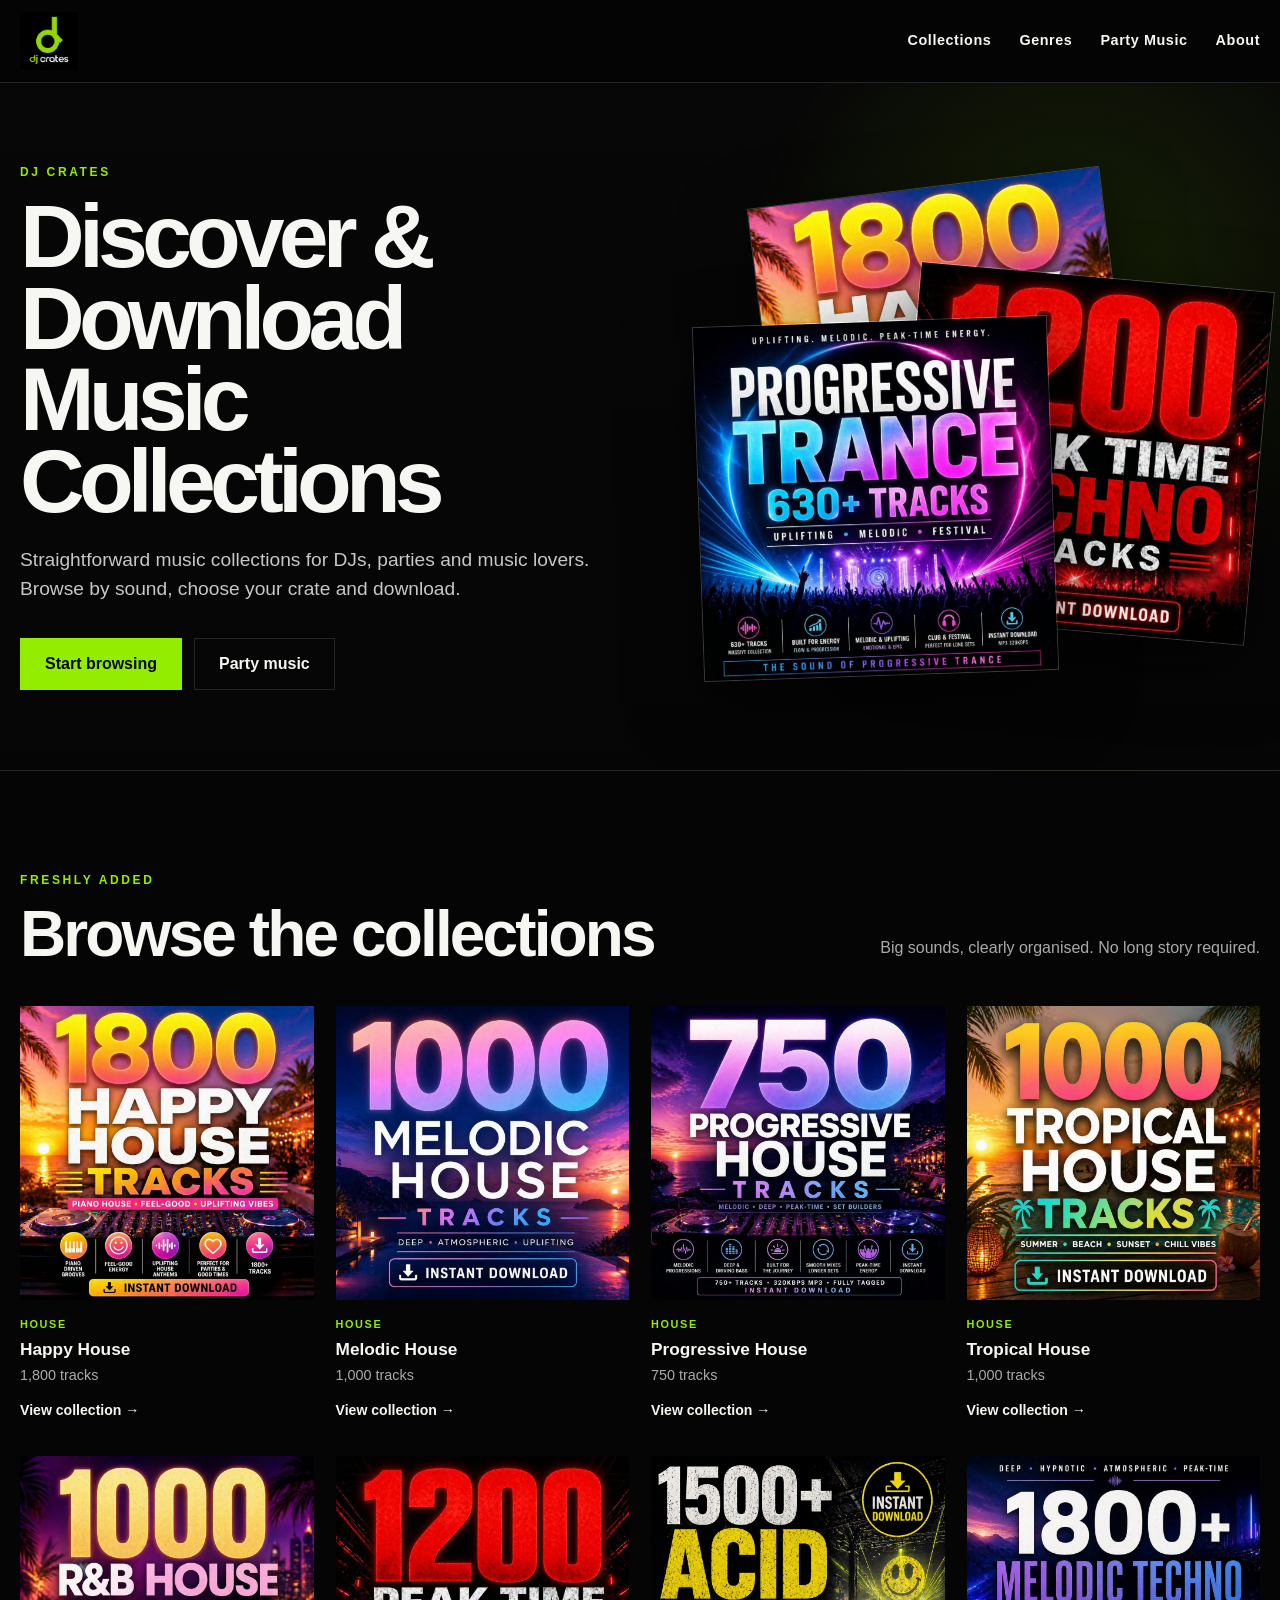
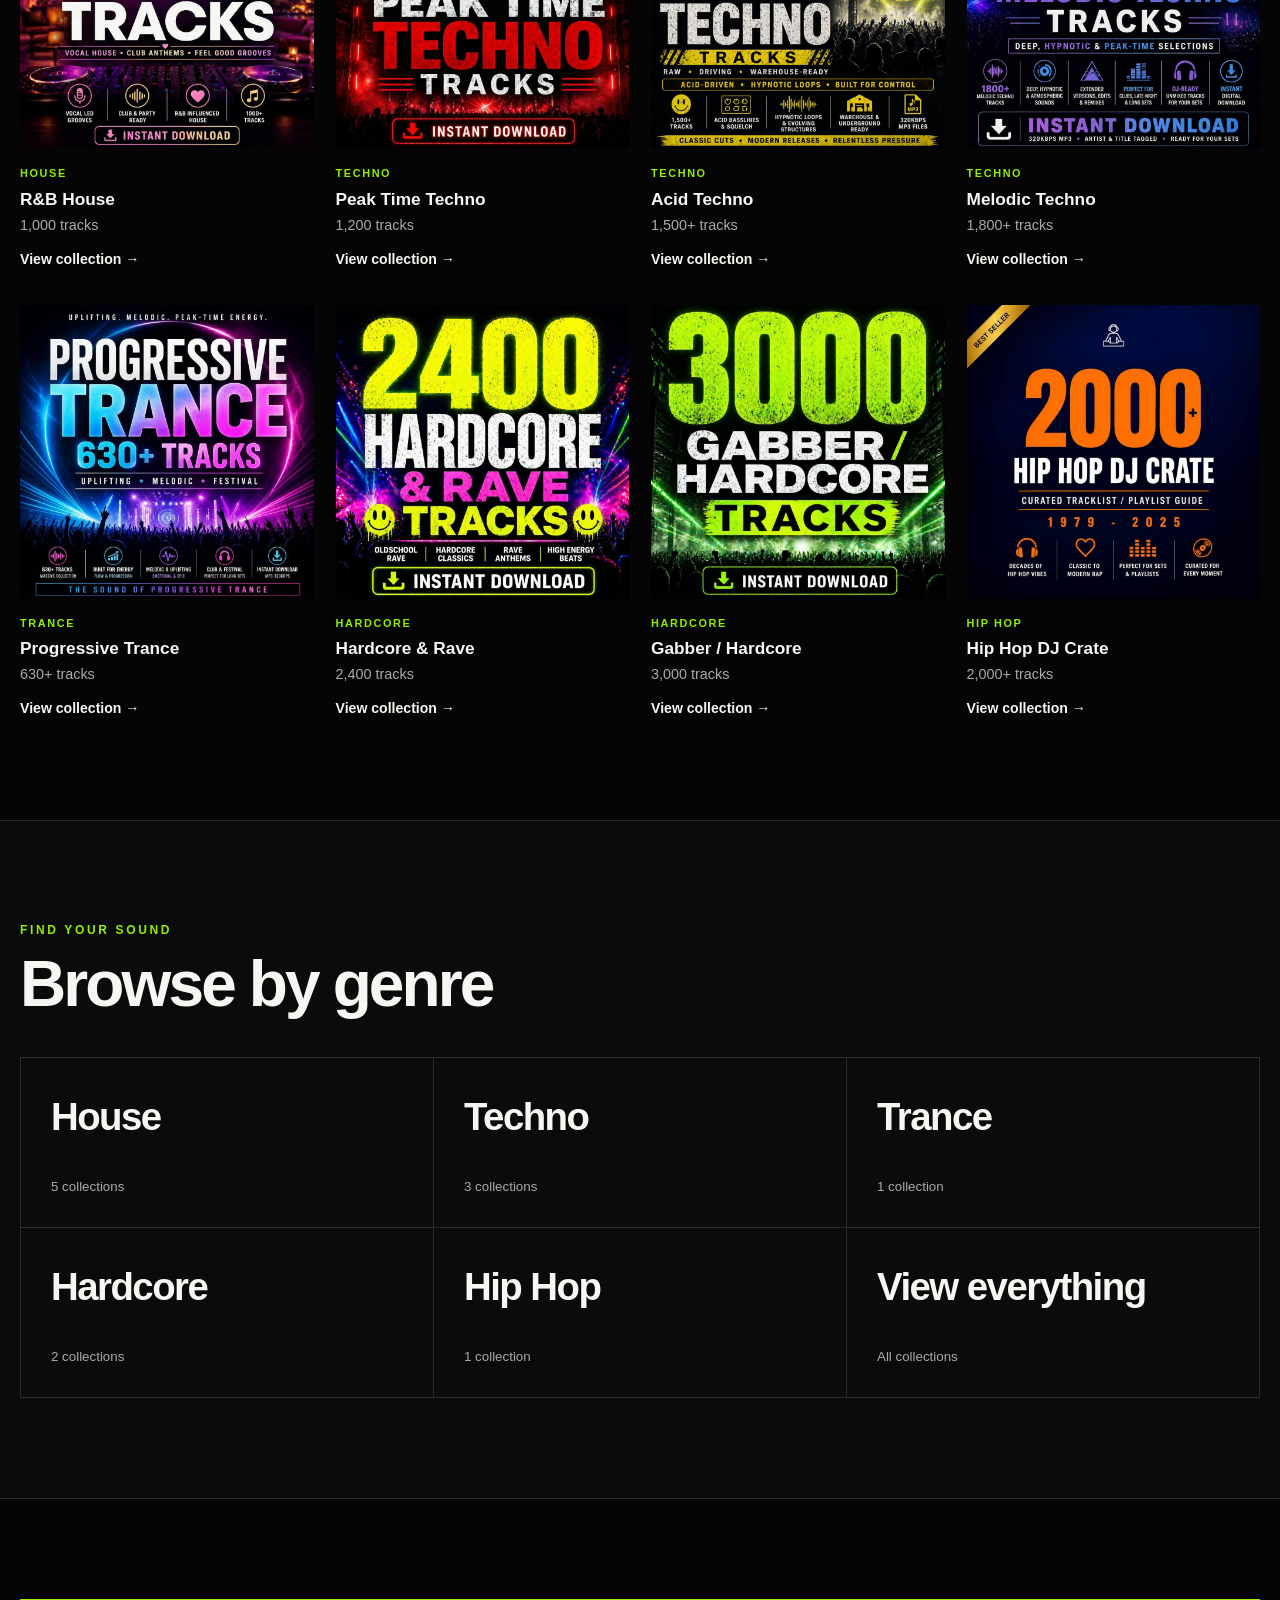
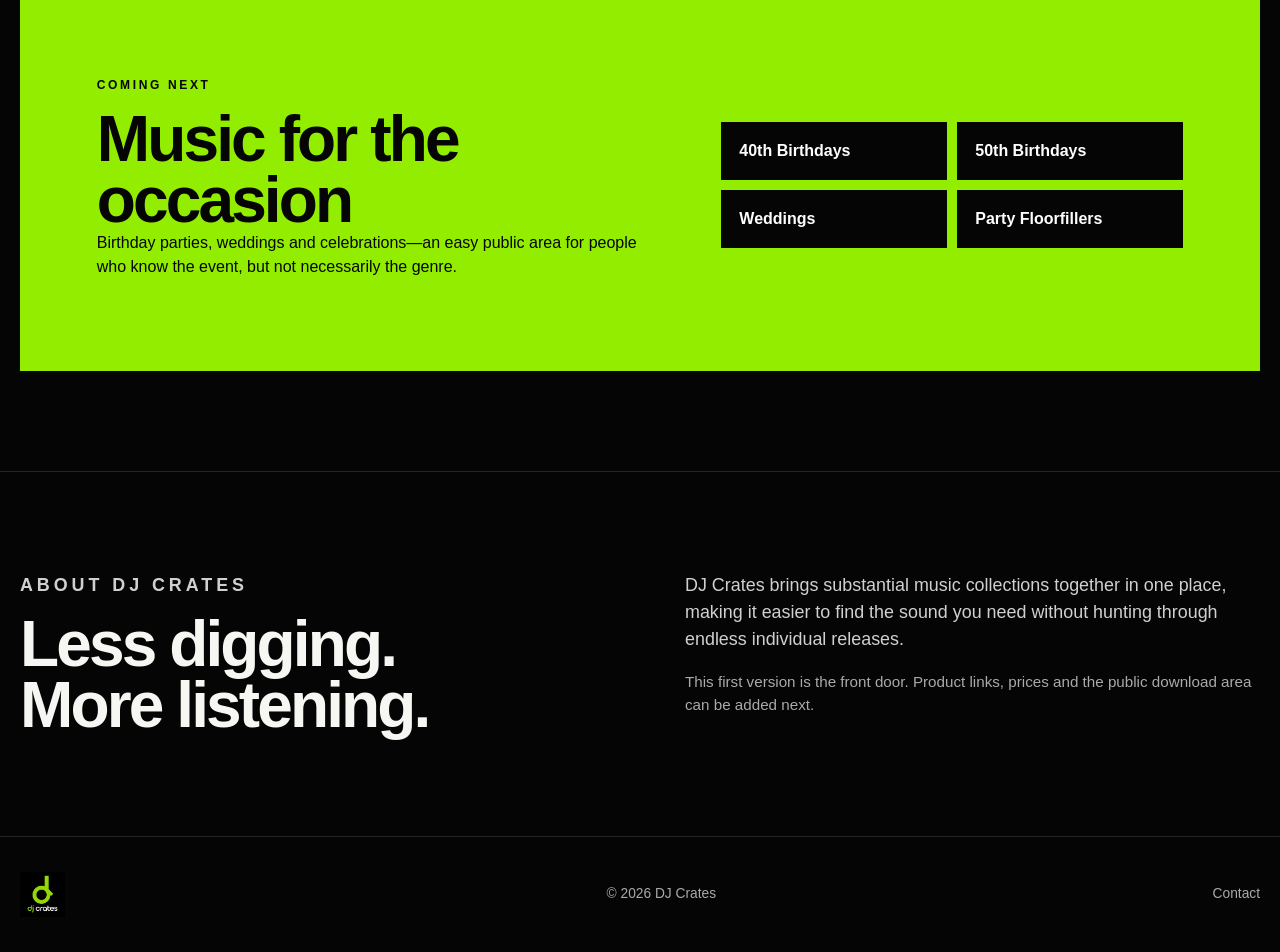
<file: djcrates-website-v1/djcrates-website/index.html>
<!doctype html>
<html lang="en">
<head>
  <meta charset="utf-8">
  <meta name="viewport" content="width=device-width, initial-scale=1">
  <meta name="description" content="Discover and download music collections for DJs, parties and music lovers.">
  <title>DJ Crates | Discover & Download Music Collections</title>
  <link rel="stylesheet" href="style.css">
</head>
<body>
  <a class="skip-link" href="#main">Skip to content</a>

  <header class="site-header">
    <div class="shell header-inner">
      <a class="brand" href="#top" aria-label="DJ Crates home">
        <img src="assets/dj-crates-logo.png" alt="DJ Crates">
      </a>

      <button class="menu-button" aria-expanded="false" aria-controls="main-nav">
        <span></span><span></span><span></span>
        <span class="sr-only">Open menu</span>
      </button>

      <nav id="main-nav" class="main-nav" aria-label="Main navigation">
        <a href="#collections">Collections</a>
        <a href="#genres">Genres</a>
        <a href="#party">Party Music</a>
        <a href="#about">About</a>
      </nav>
    </div>
  </header>

  <main id="main">
    <section id="top" class="hero">
      <div class="shell hero-grid">
        <div class="hero-copy">
          <p class="kicker">DJ CRATES</p>
          <h1>Discover &amp; Download<br>Music Collections</h1>
          <p class="hero-intro">Straightforward music collections for DJs, parties and music lovers. Browse by sound, choose your crate and download.</p>
          <div class="hero-actions">
            <a class="button button-primary" href="#collections">Start browsing</a>
            <a class="button button-secondary" href="#party">Party music</a>
          </div>
        </div>

        <div class="hero-covers" aria-label="Featured music collections">
          <img src="assets/covers/happy-house.png" alt="Happy House">
          <img src="assets/covers/peak-time-techno.png" alt="Peak Time Techno">
          <img src="assets/covers/progressive-trance.png" alt="Progressive Trance">
        </div>
      </div>
    </section>

    <section id="collections" class="section">
      <div class="shell">
        <div class="section-heading">
          <div>
            <p class="kicker">FRESHLY ADDED</p>
            <h2>Browse the collections</h2>
          </div>
          <p>Big sounds, clearly organised. No long story required.</p>
        </div>

        <div class="release-grid">
          
    <article class="release-card" data-genre="house">
      <a class="cover-link" href="#" aria-label="View Happy House">
        <img src="assets/covers/happy-house.png" alt="Happy House cover" loading="lazy">
      </a>
      <div class="card-copy">
        <p class="eyebrow">House</p>
        <h3>Happy House</h3>
        <p>1,800 tracks</p>
        <a class="text-link" href="#">View collection <span aria-hidden="true">→</span></a>
      </div>
    </article>

    <article class="release-card" data-genre="house">
      <a class="cover-link" href="#" aria-label="View Melodic House">
        <img src="assets/covers/melodic-house.png" alt="Melodic House cover" loading="lazy">
      </a>
      <div class="card-copy">
        <p class="eyebrow">House</p>
        <h3>Melodic House</h3>
        <p>1,000 tracks</p>
        <a class="text-link" href="#">View collection <span aria-hidden="true">→</span></a>
      </div>
    </article>

    <article class="release-card" data-genre="house">
      <a class="cover-link" href="#" aria-label="View Progressive House">
        <img src="assets/covers/progressive-house.png" alt="Progressive House cover" loading="lazy">
      </a>
      <div class="card-copy">
        <p class="eyebrow">House</p>
        <h3>Progressive House</h3>
        <p>750 tracks</p>
        <a class="text-link" href="#">View collection <span aria-hidden="true">→</span></a>
      </div>
    </article>

    <article class="release-card" data-genre="house">
      <a class="cover-link" href="#" aria-label="View Tropical House">
        <img src="assets/covers/tropical-house.png" alt="Tropical House cover" loading="lazy">
      </a>
      <div class="card-copy">
        <p class="eyebrow">House</p>
        <h3>Tropical House</h3>
        <p>1,000 tracks</p>
        <a class="text-link" href="#">View collection <span aria-hidden="true">→</span></a>
      </div>
    </article>

    <article class="release-card" data-genre="house">
      <a class="cover-link" href="#" aria-label="View R&B House">
        <img src="assets/covers/rb-house.png" alt="R&B House cover" loading="lazy">
      </a>
      <div class="card-copy">
        <p class="eyebrow">House</p>
        <h3>R&B House</h3>
        <p>1,000 tracks</p>
        <a class="text-link" href="#">View collection <span aria-hidden="true">→</span></a>
      </div>
    </article>

    <article class="release-card" data-genre="techno">
      <a class="cover-link" href="#" aria-label="View Peak Time Techno">
        <img src="assets/covers/peak-time-techno.png" alt="Peak Time Techno cover" loading="lazy">
      </a>
      <div class="card-copy">
        <p class="eyebrow">Techno</p>
        <h3>Peak Time Techno</h3>
        <p>1,200 tracks</p>
        <a class="text-link" href="#">View collection <span aria-hidden="true">→</span></a>
      </div>
    </article>

    <article class="release-card" data-genre="techno">
      <a class="cover-link" href="#" aria-label="View Acid Techno">
        <img src="assets/covers/acid-techno.png" alt="Acid Techno cover" loading="lazy">
      </a>
      <div class="card-copy">
        <p class="eyebrow">Techno</p>
        <h3>Acid Techno</h3>
        <p>1,500+ tracks</p>
        <a class="text-link" href="#">View collection <span aria-hidden="true">→</span></a>
      </div>
    </article>

    <article class="release-card" data-genre="techno">
      <a class="cover-link" href="#" aria-label="View Melodic Techno">
        <img src="assets/covers/melodic-techno.jpg" alt="Melodic Techno cover" loading="lazy">
      </a>
      <div class="card-copy">
        <p class="eyebrow">Techno</p>
        <h3>Melodic Techno</h3>
        <p>1,800+ tracks</p>
        <a class="text-link" href="#">View collection <span aria-hidden="true">→</span></a>
      </div>
    </article>

    <article class="release-card" data-genre="trance">
      <a class="cover-link" href="#" aria-label="View Progressive Trance">
        <img src="assets/covers/progressive-trance.png" alt="Progressive Trance cover" loading="lazy">
      </a>
      <div class="card-copy">
        <p class="eyebrow">Trance</p>
        <h3>Progressive Trance</h3>
        <p>630+ tracks</p>
        <a class="text-link" href="#">View collection <span aria-hidden="true">→</span></a>
      </div>
    </article>

    <article class="release-card" data-genre="hardcore">
      <a class="cover-link" href="#" aria-label="View Hardcore & Rave">
        <img src="assets/covers/hardcore-rave.png" alt="Hardcore & Rave cover" loading="lazy">
      </a>
      <div class="card-copy">
        <p class="eyebrow">Hardcore</p>
        <h3>Hardcore & Rave</h3>
        <p>2,400 tracks</p>
        <a class="text-link" href="#">View collection <span aria-hidden="true">→</span></a>
      </div>
    </article>

    <article class="release-card" data-genre="hardcore">
      <a class="cover-link" href="#" aria-label="View Gabber / Hardcore">
        <img src="assets/covers/gabber-hardcore.png" alt="Gabber / Hardcore cover" loading="lazy">
      </a>
      <div class="card-copy">
        <p class="eyebrow">Hardcore</p>
        <h3>Gabber / Hardcore</h3>
        <p>3,000 tracks</p>
        <a class="text-link" href="#">View collection <span aria-hidden="true">→</span></a>
      </div>
    </article>

    <article class="release-card" data-genre="hip hop">
      <a class="cover-link" href="#" aria-label="View Hip Hop DJ Crate">
        <img src="assets/covers/hip-hop.png" alt="Hip Hop DJ Crate cover" loading="lazy">
      </a>
      <div class="card-copy">
        <p class="eyebrow">Hip Hop</p>
        <h3>Hip Hop DJ Crate</h3>
        <p>2,000+ tracks</p>
        <a class="text-link" href="#">View collection <span aria-hidden="true">→</span></a>
      </div>
    </article>
        </div>
      </div>
    </section>

    <section id="genres" class="section genre-section">
      <div class="shell">
        <div class="section-heading">
          <div>
            <p class="kicker">FIND YOUR SOUND</p>
            <h2>Browse by genre</h2>
          </div>
        </div>

        <div class="genre-grid">
          <a href="#collections" data-filter="house"><span>House</span><small>5 collections</small></a>
          <a href="#collections" data-filter="techno"><span>Techno</span><small>3 collections</small></a>
          <a href="#collections" data-filter="trance"><span>Trance</span><small>1 collection</small></a>
          <a href="#collections" data-filter="hardcore"><span>Hardcore</span><small>2 collections</small></a>
          <a href="#collections" data-filter="hip hop"><span>Hip Hop</span><small>1 collection</small></a>
          <a href="#collections" data-filter="all"><span>View everything</span><small>All collections</small></a>
        </div>
      </div>
    </section>

    <section id="party" class="section party-section">
      <div class="shell party-panel">
        <div>
          <p class="kicker">COMING NEXT</p>
          <h2>Music for the occasion</h2>
          <p>Birthday parties, weddings and celebrations—an easy public area for people who know the event, but not necessarily the genre.</p>
        </div>
        <div class="occasion-list" aria-label="Planned party music sections">
          <span>40th Birthdays</span>
          <span>50th Birthdays</span>
          <span>Weddings</span>
          <span>Party Floorfillers</span>
        </div>
      </div>
    </section>

    <section id="about" class="section about-section">
      <div class="shell about-grid">
        <div>
          <p class="kicker">ABOUT DJ CRATES</p>
          <h2>Less digging.<br>More listening.</h2>
        </div>
        <div>
          <p>DJ Crates brings substantial music collections together in one place, making it easier to find the sound you need without hunting through endless individual releases.</p>
          <p class="muted">This first version is the front door. Product links, prices and the public download area can be added next.</p>
        </div>
      </div>
    </section>
  </main>

  <footer class="site-footer">
    <div class="shell footer-inner">
      <img src="assets/dj-crates-logo.png" alt="DJ Crates">
      <p>© <span id="year"></span> DJ Crates</p>
      <a href="mailto:diane@djcrates.store">Contact</a>
    </div>
  </footer>

  <script src="script.js"></script>
</body>
</html>
</file>
<file: djcrates-website-v1/djcrates-website/style.css>
:root {
  --black: #050505;
  --panel: #101010;
  --panel-2: #171717;
  --white: #f6f6f2;
  --muted: #aaa;
  --green: #93ed00;
  --line: rgba(255,255,255,.13);
  --max: 1240px;
}

* { box-sizing: border-box; }
html { scroll-behavior: smooth; }
body {
  margin: 0;
  background: var(--black);
  color: var(--white);
  font-family: Arial, Helvetica, sans-serif;
  line-height: 1.5;
}
img { display: block; max-width: 100%; }
a { color: inherit; }
.shell { width: min(calc(100% - 40px), var(--max)); margin-inline: auto; }
.sr-only { position: absolute; width: 1px; height: 1px; overflow: hidden; clip: rect(0,0,0,0); }
.skip-link { position: fixed; top: -60px; left: 20px; z-index: 100; background: var(--green); color: #000; padding: 10px 14px; font-weight: 700; }
.skip-link:focus { top: 20px; }

.site-header {
  position: sticky;
  top: 0;
  z-index: 50;
  background: rgba(5,5,5,.88);
  border-bottom: 1px solid var(--line);
  backdrop-filter: blur(14px);
}
.header-inner {
  min-height: 82px;
  display: flex;
  align-items: center;
  justify-content: space-between;
}
.brand img { width: 132px; height: 58px; object-fit: contain; object-position: left center; }
.main-nav { display: flex; gap: 28px; align-items: center; }
.main-nav a { text-decoration: none; font-size: .9rem; font-weight: 700; letter-spacing: .04em; }
.main-nav a:hover { color: var(--green); }
.menu-button { display: none; background: transparent; border: 0; padding: 10px; }
.menu-button span:not(.sr-only) { display: block; width: 26px; height: 2px; background: #fff; margin: 5px 0; }

.hero {
  overflow: hidden;
  border-bottom: 1px solid var(--line);
  background:
    radial-gradient(circle at 84% 30%, rgba(147,237,0,.12), transparent 28%),
    linear-gradient(180deg, #070707 0%, #050505 100%);
}
.hero-grid {
  min-height: 660px;
  display: grid;
  grid-template-columns: 1.02fr .98fr;
  align-items: center;
  gap: 70px;
  padding-block: 80px;
}
.kicker {
  margin: 0 0 15px;
  color: var(--green);
  font-size: .75rem;
  font-weight: 900;
  letter-spacing: .22em;
}
h1, h2, h3, p { margin-top: 0; }
h1 {
  margin-bottom: 24px;
  font-size: clamp(3.2rem, 7vw, 6.9rem);
  line-height: .91;
  letter-spacing: -.065em;
  max-width: 760px;
}
.hero-intro {
  max-width: 630px;
  color: #c7c7c7;
  font-size: clamp(1rem, 1.5vw, 1.22rem);
}
.hero-actions { display: flex; gap: 12px; margin-top: 34px; flex-wrap: wrap; }
.button {
  display: inline-flex;
  justify-content: center;
  align-items: center;
  min-height: 52px;
  padding: 0 24px;
  border: 1px solid var(--line);
  text-decoration: none;
  font-weight: 900;
}
.button-primary { background: var(--green); color: #050505; border-color: var(--green); }
.button-primary:hover { filter: brightness(1.08); }
.button-secondary:hover { border-color: #fff; }

.hero-covers {
  position: relative;
  min-height: 500px;
}
.hero-covers img {
  position: absolute;
  width: min(62%, 370px);
  aspect-ratio: 1;
  object-fit: cover;
  border: 1px solid rgba(255,255,255,.22);
  box-shadow: 0 24px 70px rgba(0,0,0,.55);
}
.hero-covers img:nth-child(1) { right: 24%; top: 2%; transform: rotate(-7deg); }
.hero-covers img:nth-child(2) { right: 0; top: 20%; transform: rotate(5deg); }
.hero-covers img:nth-child(3) { left: 2%; bottom: 0; transform: rotate(-2deg); }

.section { padding: 100px 0; border-bottom: 1px solid var(--line); }
.section-heading {
  display: flex;
  justify-content: space-between;
  align-items: end;
  gap: 40px;
  margin-bottom: 42px;
}
.section-heading h2, .party-panel h2, .about-grid h2 {
  font-size: clamp(2.3rem, 5vw, 4.8rem);
  line-height: .95;
  letter-spacing: -.045em;
  margin-bottom: 0;
}
.section-heading > p { max-width: 380px; color: var(--muted); margin-bottom: 4px; }

.release-grid {
  display: grid;
  grid-template-columns: repeat(4, 1fr);
  gap: 34px 22px;
}
.release-card img {
  width: 100%;
  aspect-ratio: 1;
  object-fit: cover;
  transition: transform .25s ease, opacity .25s ease;
}
.cover-link { display: block; overflow: hidden; background: #111; }
.cover-link:hover img { transform: scale(1.025); opacity: .9; }
.card-copy { padding-top: 16px; }
.card-copy .eyebrow { margin-bottom: 5px; color: var(--green); font-size: .68rem; font-weight: 900; letter-spacing: .15em; text-transform: uppercase; }
.card-copy h3 { margin-bottom: 2px; font-size: 1.08rem; }
.card-copy p { color: var(--muted); margin-bottom: 11px; font-size: .9rem; }
.text-link { text-decoration: none; font-size: .88rem; font-weight: 800; }
.text-link:hover { color: var(--green); }

.genre-section { background: #0b0b0b; }
.genre-grid { display: grid; grid-template-columns: repeat(3, 1fr); border-top: 1px solid var(--line); border-left: 1px solid var(--line); }
.genre-grid a {
  min-height: 170px;
  padding: 30px;
  border-right: 1px solid var(--line);
  border-bottom: 1px solid var(--line);
  display: flex;
  flex-direction: column;
  justify-content: space-between;
  text-decoration: none;
  transition: background .2s ease;
}
.genre-grid a:hover { background: var(--green); color: #050505; }
.genre-grid span { font-size: clamp(1.5rem, 3vw, 2.6rem); font-weight: 900; letter-spacing: -.04em; }
.genre-grid small { color: var(--muted); }
.genre-grid a:hover small { color: #050505; }

.party-panel {
  background: var(--green);
  color: #050505;
  padding: clamp(34px, 6vw, 78px);
  display: grid;
  grid-template-columns: 1.1fr .9fr;
  gap: 60px;
  align-items: center;
}
.party-panel .kicker { color: #050505; }
.party-panel p { max-width: 630px; }
.occasion-list { display: grid; grid-template-columns: 1fr 1fr; gap: 10px; }
.occasion-list span { background: #050505; color: #fff; padding: 17px 18px; font-weight: 800; }

.about-grid { display: grid; grid-template-columns: 1fr 1fr; gap: 90px; align-items: start; }
.about-grid p { color: #d0d0d0; font-size: 1.12rem; max-width: 630px; }
.about-grid .muted { color: var(--muted); font-size: .95rem; }

.site-footer { padding: 35px 0; }
.footer-inner { display: flex; align-items: center; justify-content: space-between; gap: 20px; color: var(--muted); font-size: .86rem; }
.footer-inner img { width: 90px; height: 45px; object-fit: contain; object-position: left center; }
.footer-inner p { margin: 0; }
.footer-inner a { text-decoration: none; }
.footer-inner a:hover { color: var(--green); }

.release-card.is-hidden { display: none; }

@media (max-width: 980px) {
  .hero-grid { grid-template-columns: 1fr; min-height: auto; gap: 40px; }
  .hero-covers { min-height: 430px; }
  .release-grid { grid-template-columns: repeat(3, 1fr); }
  .party-panel, .about-grid { grid-template-columns: 1fr; gap: 38px; }
}

@media (max-width: 720px) {
  .shell { width: min(calc(100% - 28px), var(--max)); }
  .header-inner { min-height: 70px; }
  .brand img { width: 108px; height: 48px; }
  .menu-button { display: block; }
  .main-nav {
    position: absolute;
    left: 0;
    right: 0;
    top: 70px;
    display: none;
    flex-direction: column;
    align-items: flex-start;
    padding: 24px;
    background: #090909;
    border-bottom: 1px solid var(--line);
  }
  .main-nav.open { display: flex; }
  .hero-grid { padding-block: 58px; }
  h1 { font-size: clamp(3rem, 15vw, 5rem); }
  .hero-covers { min-height: 330px; }
  .hero-covers img { width: 58%; }
  .section { padding: 72px 0; }
  .section-heading { display: block; }
  .section-heading > p { margin-top: 18px; }
  .release-grid { grid-template-columns: repeat(2, 1fr); gap: 28px 14px; }
  .genre-grid { grid-template-columns: 1fr 1fr; }
  .genre-grid a { min-height: 135px; padding: 22px; }
  .occasion-list { grid-template-columns: 1fr; }
  .footer-inner { align-items: flex-start; flex-direction: column; }
}

@media (max-width: 430px) {
  .hero-actions .button { width: 100%; }
  .release-grid { grid-template-columns: 1fr 1fr; }
  .card-copy h3 { font-size: .94rem; }
  .genre-grid { grid-template-columns: 1fr; }
}
</file>
